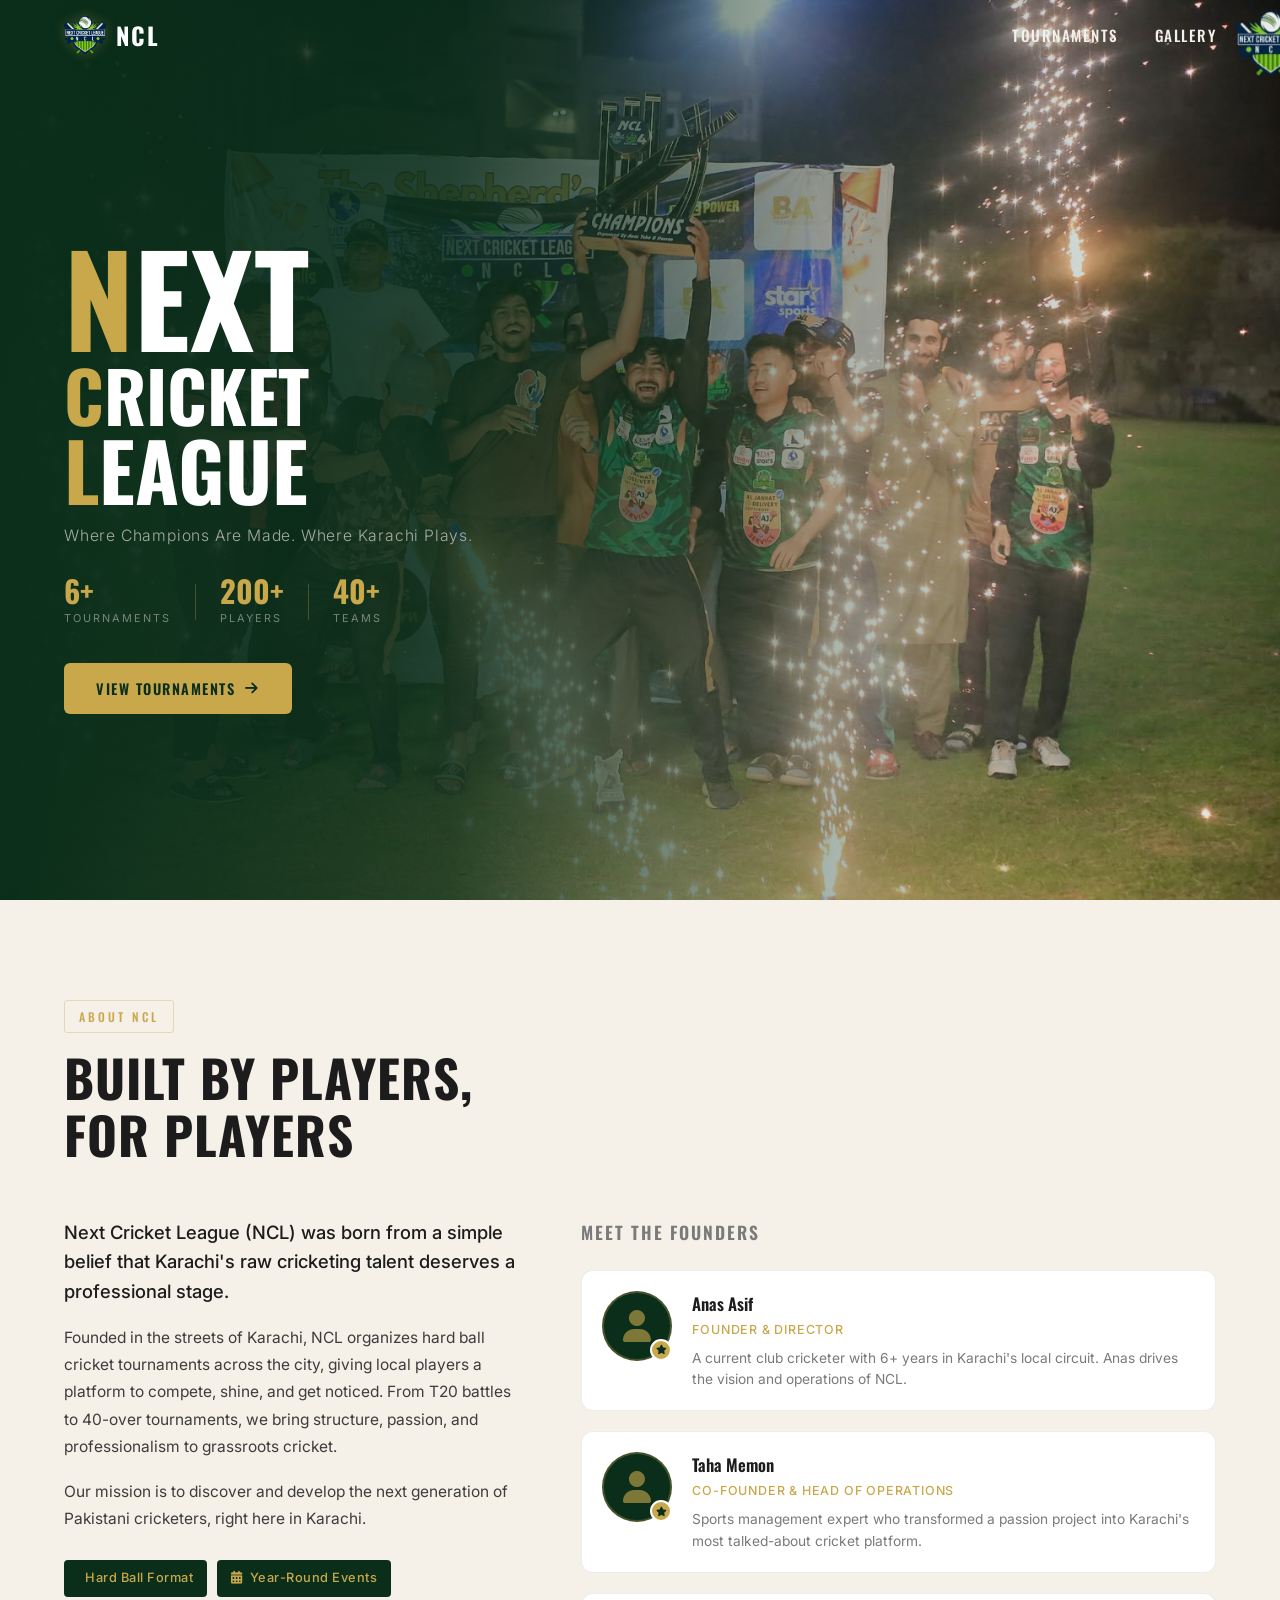
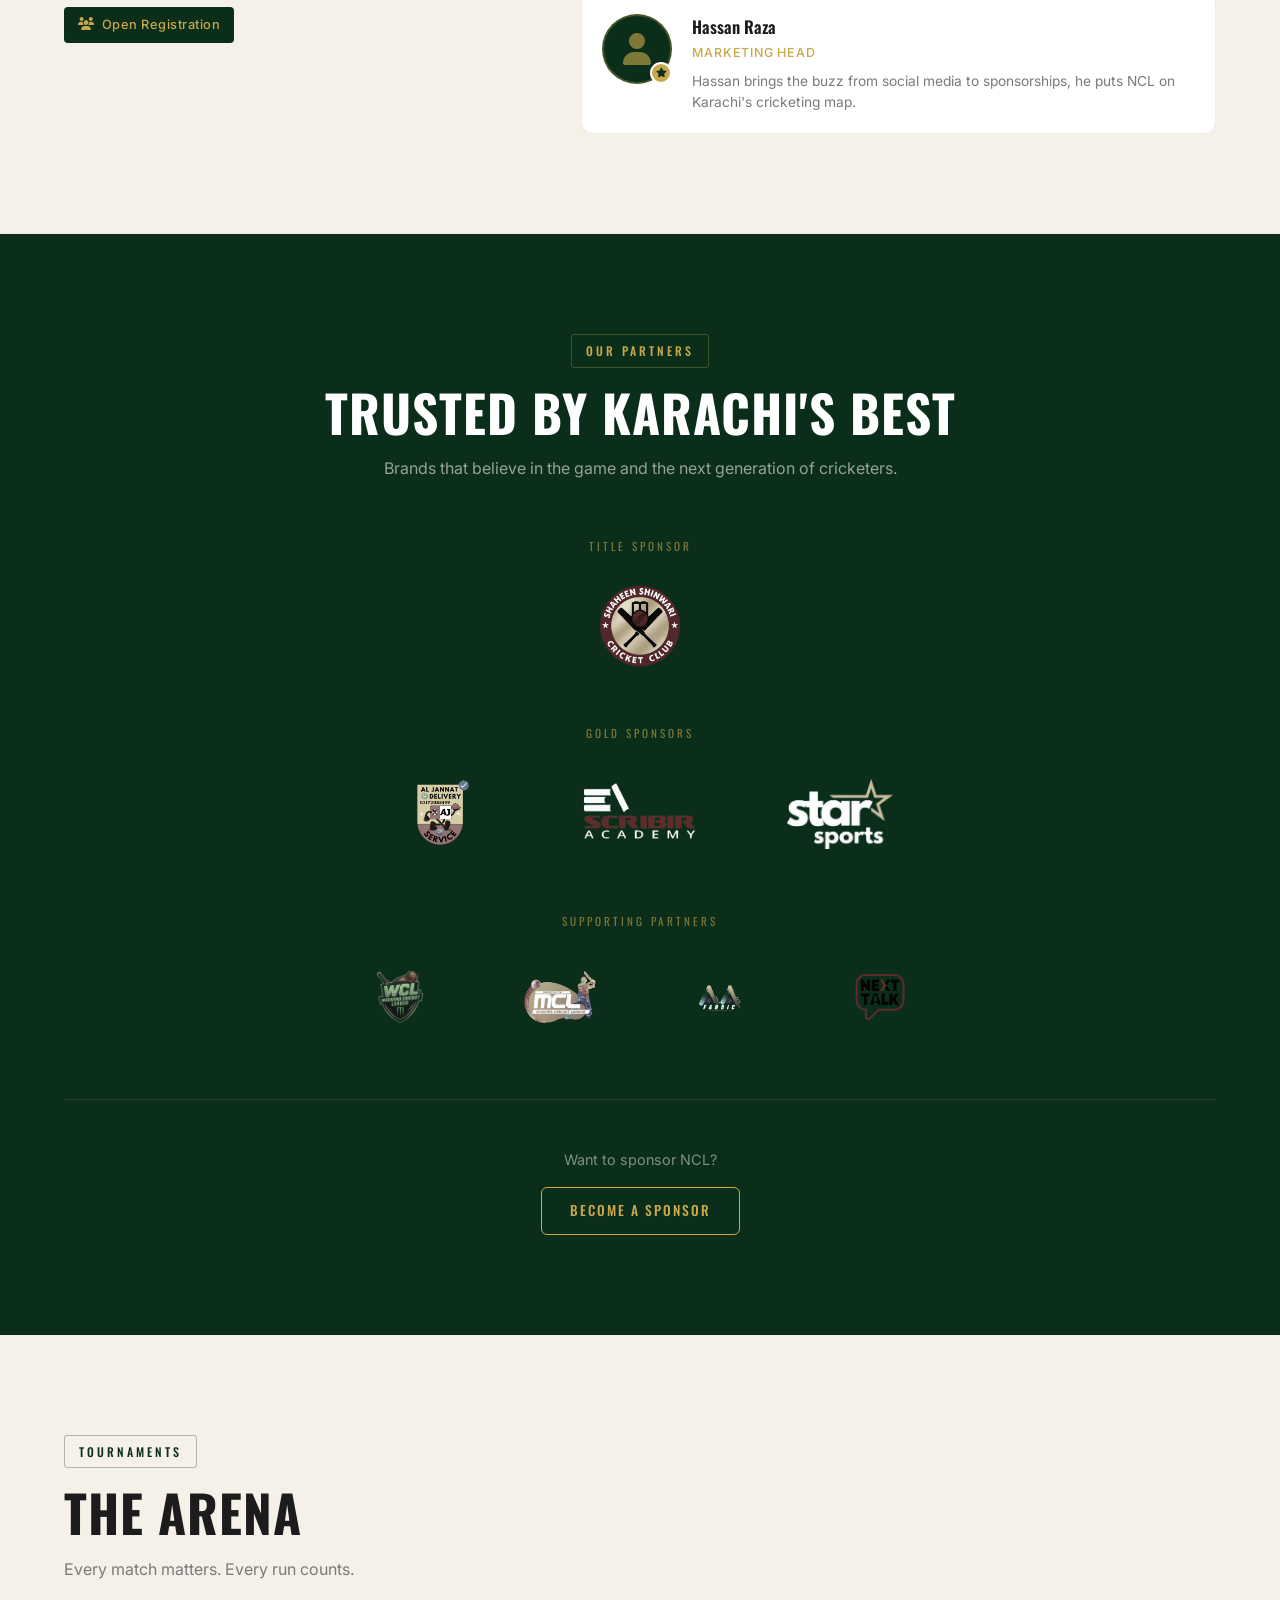
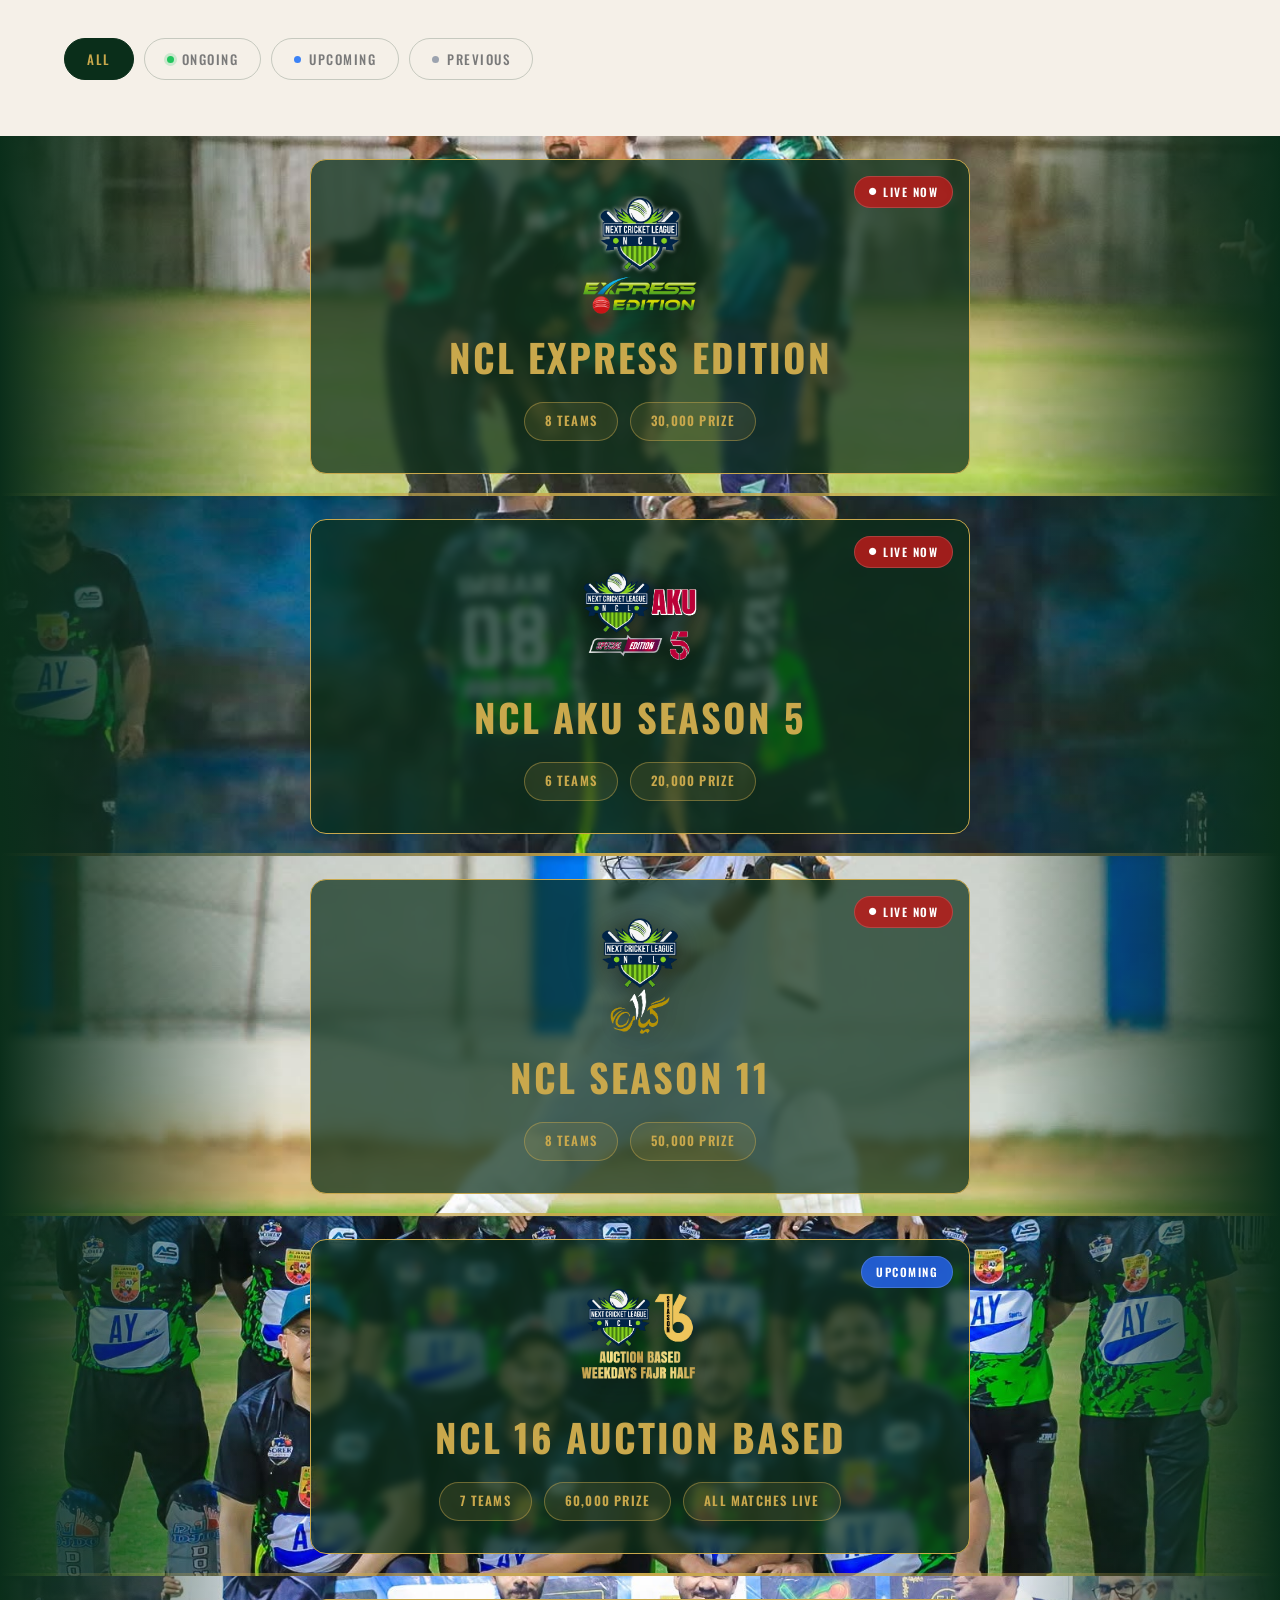
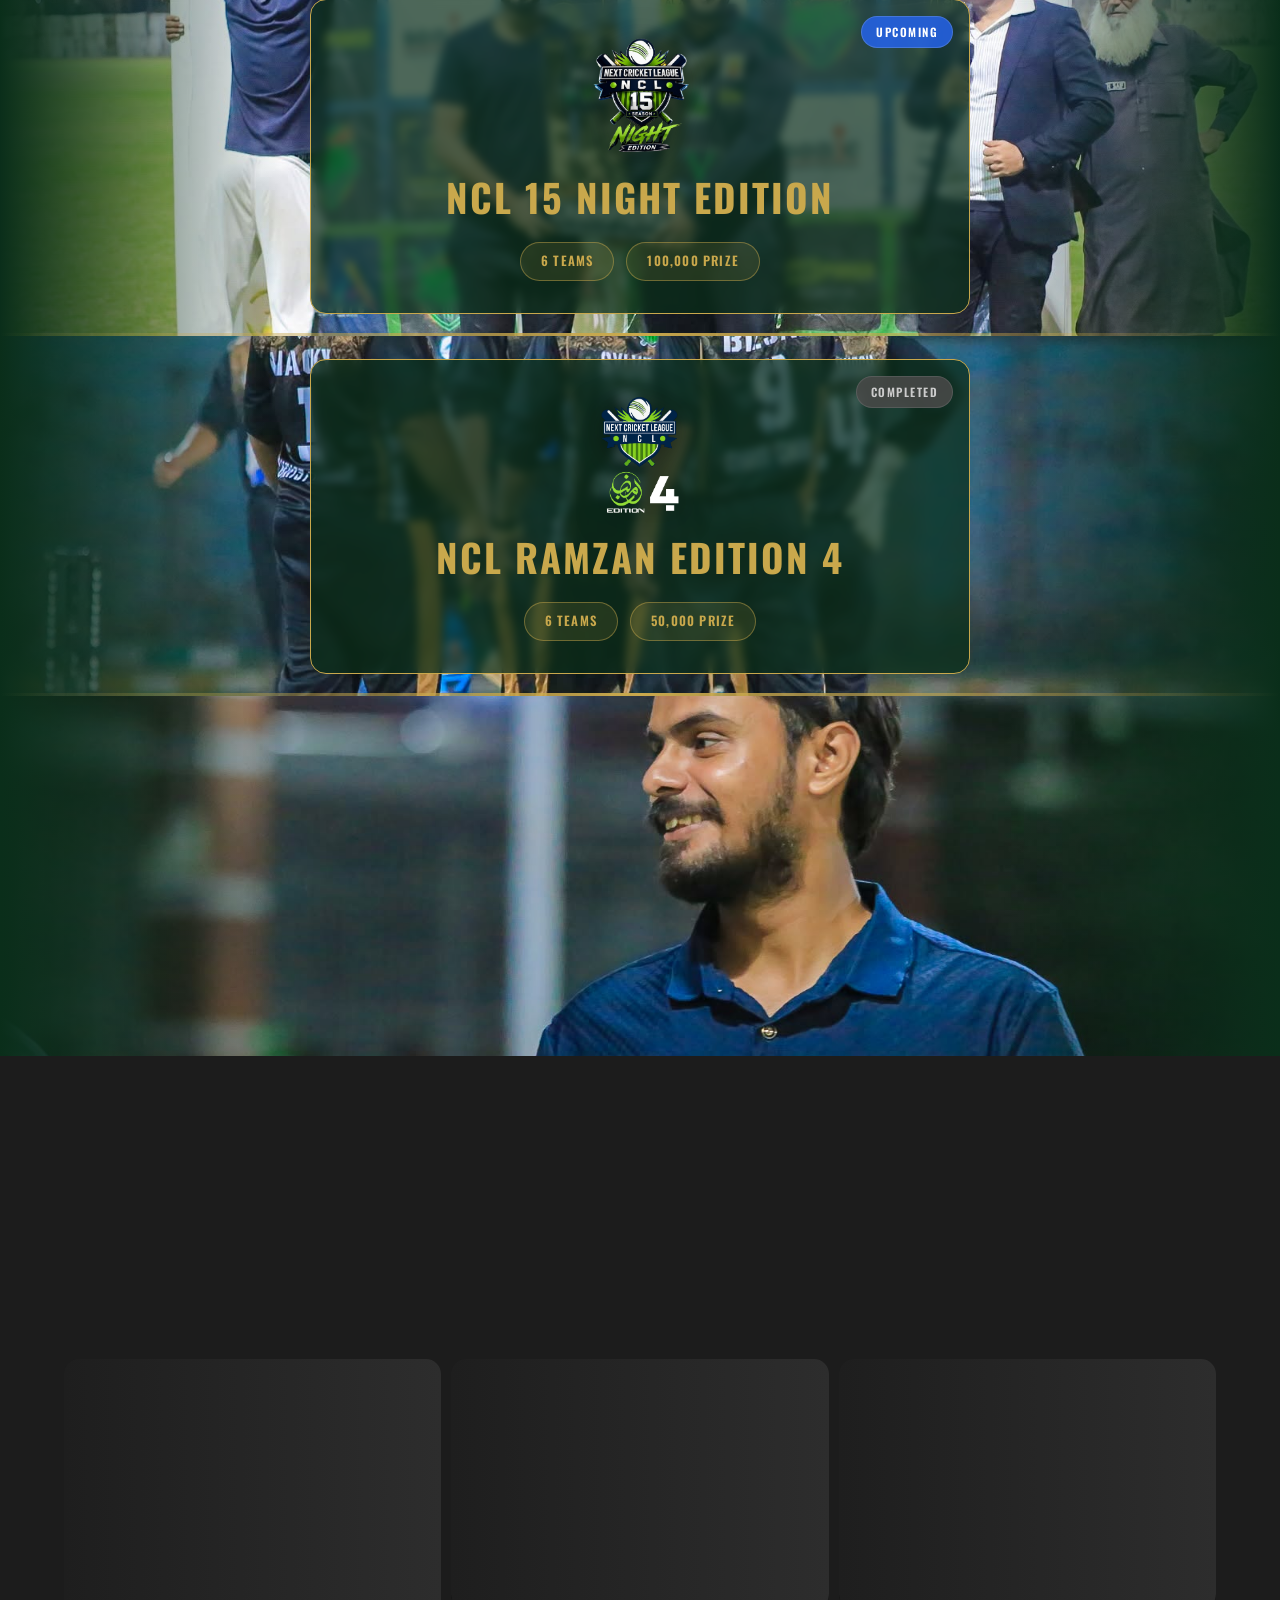
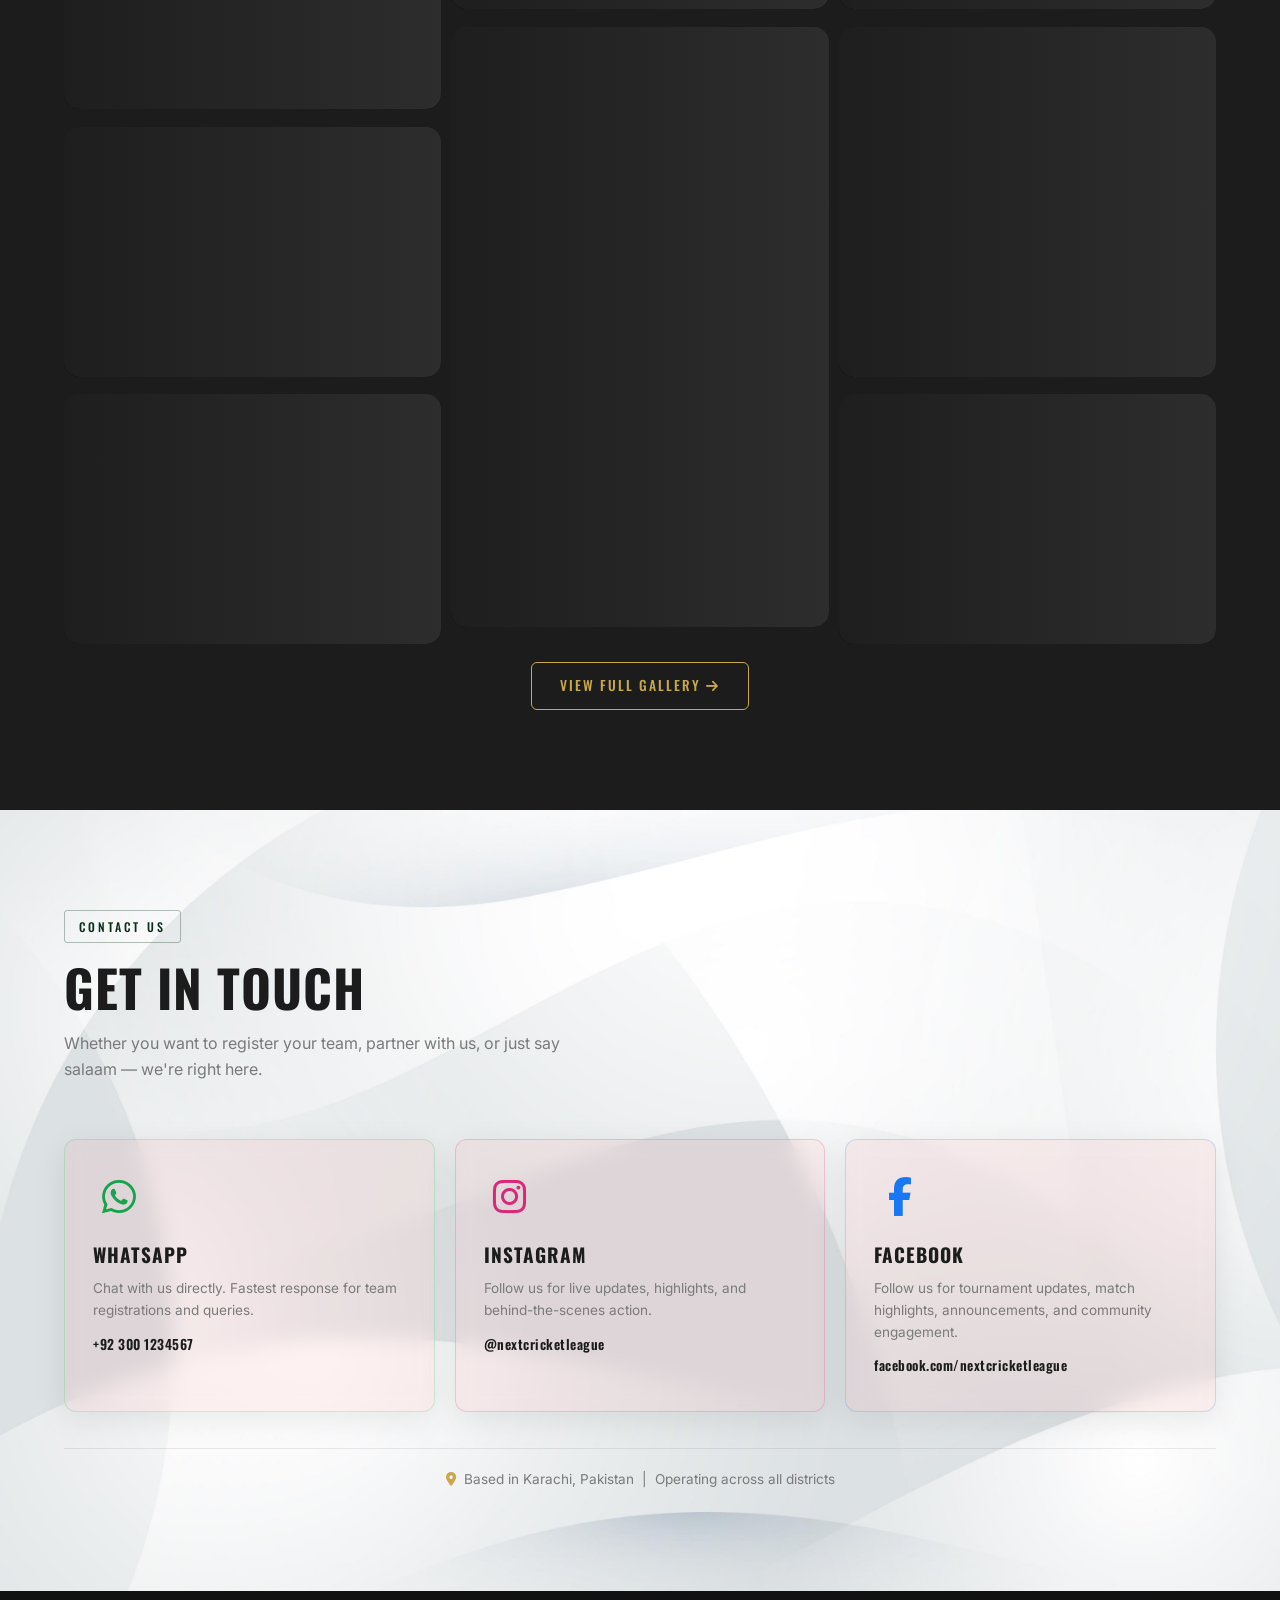
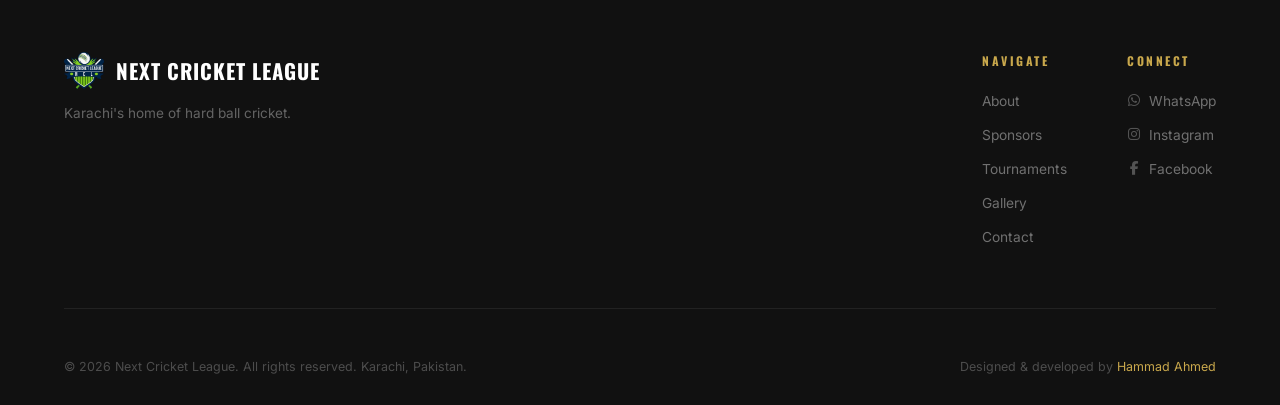
<file: index.html>
<!DOCTYPE html>
<html lang="en">

<head>
  <meta charset="UTF-8" />
  <meta name="viewport" content="width=device-width, initial-scale=1.0" />

  <!-- Title & SEO -->
  <title>Next Cricket League - Karachi</title>
  <meta name="description" content="Next Cricket League (NCL) Karachi – Live tournaments, upcoming matches, and cricket action. Every match matters. Every run counts." />
  <meta name="keywords" content="NCL, Next Cricket League, Karachi cricket, tournaments, cricket league Pakistan" />
  <meta name="author" content="Next Cricket League" />

  <!-- Favicon -->
  <link rel="icon" type="image/png" href="/NCL logo.png" />

  <!-- Open Graph (WhatsApp, Facebook, LinkedIn) -->
  <meta property="og:type" content="website" />
  <meta property="og:url" content="https://nextcricketleague.vercel.app/" />
  <meta property="og:title" content="Next Cricket League - Karachi" />
  <meta property="og:description" content="Experience the thrill of cricket with NCL Karachi. Live matches, tournaments, and rising stars." />
  <meta property="og:image" content="https://nextcricketleague.vercel.app/img/preview.jpg" />

  <!-- Twitter Card -->
  <meta name="twitter:card" content="summary_large_image" />
  <meta name="twitter:url" content="https://nextcricketleague.vercel.app/" />
  <meta name="twitter:title" content="Next Cricket League - Karachi" />
  <meta name="twitter:description" content="Experience the thrill of cricket with NCL Karachi. Live matches, tournaments, and rising stars." />
  <meta name="twitter:image" content="https://nextcricketleague.vercel.app/img/preview.jpg" />

  <!-- Theme Color (mobile browser UI) -->
  <meta name="theme-color" content="#0f172a" />

  <!-- Fonts -->
  <link rel="preconnect" href="https://fonts.googleapis.com" />
  <link rel="preconnect" href="https://fonts.gstatic.com" crossorigin />
  <link
    href="https://fonts.googleapis.com/css2?family=Oswald:wght@400;500;600;700&family=Inter:wght@300;400;500;600&display=swap"
    rel="stylesheet"
  />

  <!-- Icons -->
  <link rel="stylesheet" href="https://cdnjs.cloudflare.com/ajax/libs/font-awesome/6.5.1/css/all.min.css" />

  <!-- Styles -->
  <link rel="stylesheet" href="css/style.css" />
</head>

<body>

  <!-- ══════════════ NAVBAR ══════════════ -->
  <nav class="navbar" id="navbar">
    <div class="nav-container">
      <a href="index.html" class="nav-logo">
        <img src="/NCl logo.png" alt="Next Cricket League" class="nav-logo-img" />
        <span class="logo-text">NCL</span>
      </a>
      <div class="nav-links">
        <a href="pages/tournaments.html" class="nav-link">Tournaments</a>
        <a href="pages/gallery.html" class="nav-link">Gallery</a>
      </div>
      <button class="hamburger" id="hamburger" aria-label="Menu">
        <span></span><span></span><span></span>
      </button>
    </div>
    <div class="mobile-menu" id="mobileMenu">
      <a href="pages/tournaments.html">Tournaments</a>
      <a href="pages/gallery.html">Gallery</a>
    </div>
  </nav>

  <!-- ══════════════ HERO ══════════════ -->
  <section class="hero" id="home">

    <!-- Slideshow background -->
    <div class="hero-slides">
      <div class="hero-slide active" style="background-image: url('img/image\ copy\ 9.png')"></div>
      <div class="hero-slide" style="background-image: url('/img/image\ copy\ 3.png')"></div>
      <div class="hero-slide" style="background-image: url('img/image\ copy\ 6.png')"></div>
      <div class="hero-slide" style="background-image: url('img/image\ copy\ 8.png')"></div>
    </div>

    <!-- Left-side gradient overlay so text stays readable -->
    <div class="hero-gradient"></div>

    <div class="hero-content">
      <h1 class="hero-title">
        <span class="title-line title-line--1">
          <span class="highlight-letter">N</span>EXT
        </span>

        <span class="title-line title-line--2">
          <span class="highlight-letter">C</span>RICKET
        </span>

        <span class="title-line title-line--3">
          <span class="highlight-letter">L</span>EAGUE
        </span>
      </h1>
      <p class="hero-tagline">Where Champions Are Made. Where Karachi Plays.</p>
      <div class="hero-stats">
        <div class="stat">
          <span class="stat-num">6+</span>
          <span class="stat-label">Tournaments</span>
        </div>
        <div class="stat-divider"></div>
        <div class="stat">
          <span class="stat-num">200+</span>
          <span class="stat-label">Players</span>
        </div>
        <div class="stat-divider"></div>
        <div class="stat">
          <span class="stat-num">40+</span>
          <span class="stat-label">Teams</span>
        </div>
      </div>
      <a href="#tournaments" class="hero-cta">
        View Tournaments <i class="fa-solid fa-arrow-right"></i>
      </a>
    </div>

  </section>

  <!-- ══════════════ ABOUT ══════════════ -->
  <section class="about" id="about">
    <div class="container">
      <div class="section-header">
        <span class="section-tag">About NCL</span>
        <h2 class="section-title">Built by Players, <br />For Players</h2>
      </div>
      <div class="about-grid">
        <div class="about-text">
          <p class="about-lead">Next Cricket League (NCL) was born from a simple belief that Karachi's raw cricketing
            talent deserves a professional stage.</p>
          <p>Founded in the streets of Karachi, NCL organizes hard ball cricket tournaments across the city, giving
            local players a platform to compete, shine, and get noticed. From T20 battles to 40-over tournaments, we
            bring structure, passion, and professionalism to grassroots cricket.</p>
          <p>Our mission is to discover and develop the next generation of Pakistani cricketers, right here in Karachi.
          </p>
          <div class="about-badges">
            <div class="badge"><i class="fa-solid fa-cricket-bat-ball"></i> Hard Ball Format</div>
            <div class="badge"><i class="fa-solid fa-calendar-days"></i> Year-Round Events</div>
            <div class="badge"><i class="fa-solid fa-users"></i> Open Registration</div>
          </div>
        </div>
        <div class="founders-block">
          <h3 class="founders-title">Meet the Founders</h3>
          <div class="founders-grid">
            <div class="founder-card">
              <div class="founder-avatar">
                <div class="avatar-placeholder">
                  <i class="fa-solid fa-user"></i>
                </div>
                <div class="founder-badge-icon">
                  <i class="fa-solid fa-star"></i>
                </div>
              </div>
              <div class="founder-info">
                <h4 class="founder-name">Anas Asif</h4>
                <p class="founder-role">Founder & Director</p>
                <p class="founder-bio">A current club cricketer with 6+ years in Karachi's local circuit. Anas drives
                  the vision and operations of NCL.</p>
              </div>
            </div>
            <div class="founder-card">
              <div class="founder-avatar">
                <div class="avatar-placeholder">
                  <i class="fa-solid fa-user"></i>
                </div>
                <div class="founder-badge-icon">
                  <i class="fa-solid fa-star"></i>
                </div>
              </div>
              <div class="founder-info">
                <h4 class="founder-name">Taha Memon</h4>
                <p class="founder-role">Co-Founder & Head of Operations</p>
                <p class="founder-bio">Sports management expert who transformed a passion project into Karachi's most
                  talked-about cricket platform.</p>
              </div>
            </div>
            <div class="founder-card">
              <div class="founder-avatar">
                <div class="avatar-placeholder">
                  <i class="fa-solid fa-user"></i>
                </div>
                <div class="founder-badge-icon">
                  <i class="fa-solid fa-star"></i>
                </div>
              </div>
              <div class="founder-info">
                <h4 class="founder-name">Hassan Raza</h4>
                <p class="founder-role">Marketing Head</p>
                <p class="founder-bio">Hassan brings the buzz from social media to sponsorships, he puts NCL on
                  Karachi's cricketing map.</p>
              </div>
            </div>
          </div>
        </div>
      </div>
    </div>
  </section>

  <!-- ══════════════ SPONSORS ══════════════ -->
  <!-- ══════════════ SPONSORS ══════════════ -->
  <section class="sponsors" id="sponsors">
    <div class="container">
      <div class="section-header section-header--center">
        <span class="section-tag">Our Partners</span>
        <h2 class="section-title">Trusted by Karachi's Best</h2>
        <p class="section-subtitle">Brands that believe in the game and the next generation of cricketers.</p>
      </div>

      <div class="sponsors-tier">
        <span class="tier-label">Title Sponsor</span>
        <div class="sponsors-row sponsors-row--title">
          <div class="sponsor-card sponsor-card--title">
            <img src="img/shaheen-shinwari.png" alt="SportsZone PK" class="sponsor-img" />
          </div>
        </div>
      </div>

      <div class="sponsors-tier">
        <span class="tier-label">Gold Sponsors</span>
        <div class="sponsors-row sponsors-row--gold">
          <div class="sponsor-card">
            <img src="img/al-jannat.png" alt="KHI Sports" class="sponsor-img" />
          </div>
          <div class="sponsor-card">
            <img src="img/escribir.png" alt="ProKit Gear" class="sponsor-img" />
          </div>
          <div class="sponsor-card">
            <img src="/img/SS.png" alt="FastTrack Media" class="sponsor-img" />
          </div>
        </div>
      </div>

      <div class="sponsors-tier">
        <span class="tier-label">Supporting Partners</span>
        <div class="sponsors-row sponsors-row--support">
          <div class="sponsor-card sponsor-card--sm">
            <img src="img/WCl.png" alt="Gulshan Sports Club" class="sponsor-img" />
          </div>
          <div class="sponsor-card sponsor-card--sm">
            <img src="img/MCl.png" alt="MatchDay PK" class="sponsor-img" />
          </div>
          <div class="sponsor-card sponsor-card--sm">
            <img src="img/anas asif fabrics.png" alt="Karachi Live" class="sponsor-img" />
          </div>
          <div class="sponsor-card sponsor-card--sm">
            <img src="img/Next Talk Black-8.png" alt="Clifton Cricket Hub" class="sponsor-img" />
          </div>
        </div>
      </div>

      <div class="sponsors-cta">
        <p>Want to sponsor NCL?</p>
        <a href="#contact" class="btn-outline">Become a Sponsor</a>
      </div>
    </div>
  </section>

<section class="tournaments" id="tournaments">
  <div class="container">
    <div class="section-header section-header--light">
      <span class="section-tag section-tag--dark">Tournaments</span>
      <h2 class="section-title">The Arena</h2>
      <p class="section-subtitle">Every match matters. Every run counts.</p>
    </div>

    <div class="tournament-filters">
      <button class="filter-btn filter-btn--active" data-filter="all">All</button>
      <button class="filter-btn" data-filter="ongoing">
        <span class="status-dot status-dot--ongoing"></span>Ongoing
      </button>
      <button class="filter-btn" data-filter="upcoming">
        <span class="status-dot status-dot--upcoming"></span>Upcoming
      </button>
      <button class="filter-btn" data-filter="previous">
        <span class="status-dot status-dot--previous"></span>Previous
      </button>
    </div>
  </div>

  <div class="tournaments-stack" id="tournamentsGrid">

    <!-- ── LIVE 1 ── -->
    <div class="t-card" data-status="ongoing">
      <div class="t-bg-slides">
        <div class="t-bg-slide" style="background-image: url('img/image copy 3.png')"></div>
        <div class="t-bg-slide active" style="background-image: url('img/image copy 7.png')"></div>
        <div class="t-bg-slide" style="background-image: url('img/image copy.png')"></div>
        <div class="t-bg-slide" style="background-image: url('img/image copy 5.png')"></div>
      </div>
      <div class="t-bg-fade"></div>
      <div class="t-panel">
        <span class="t-status t-status--ongoing"><i class="fa-solid fa-circle fa-2xs"></i> Live Now</span>
        <div class="t-panel-logo">
          <img src="/img/exp.png" alt="">
        </div>
        <h3 class="t-name">NCL EXPRESS EDITION</h3>
        <div class="t-tags">
          <span class="t-tag">8 Teams</span>
          <span class="t-tag">30,000 Prize</span>
        </div>
      </div>
    </div>

    <!-- ── LIVE 2 ── -->
    <div class="t-card" data-status="ongoing">
      <div class="t-bg-slides">
        <div class="t-bg-slide active" style="background-image: url('img/image copy 2.png')"></div>
        <div class="t-bg-slide" style="background-image: url('img/image copy 8.png')"></div>
        <div class="t-bg-slide" style="background-image: url('img/image copy 4.png')"></div>
        <div class="t-bg-slide" style="background-image: url('img/image copy 6.png')"></div>
      </div>
      <div class="t-bg-fade"></div>
      <div class="t-panel">
        <span class="t-status t-status--ongoing"><i class="fa-solid fa-circle fa-2xs"></i> Live Now</span>
        <div class="t-panel-logo">
          <img src="/img/aku-5.png" alt="">
        </div>
        <h3 class="t-name">NCL AKU SEASON 5</h3>
        <div class="t-tags">
          <span class="t-tag">6 Teams</span>
          <span class="t-tag">20,000 Prize</span>
        </div>
      </div>
    </div>

    <!-- ── LIVE 3 ── -->
    <div class="t-card" data-status="ongoing">
      <div class="t-bg-slides">
        <div class="t-bg-slide" style="background-image: url('img/image copy 9.png')"></div>
        <div class="t-bg-slide active" style="background-image: url('img/image copy.png')"></div>
        <div class="t-bg-slide" style="background-image: url('img/image copy 3.png')"></div>
        <div class="t-bg-slide" style="background-image: url('img/image copy 6.png')"></div>
      </div>
      <div class="t-bg-fade"></div>
      <div class="t-panel">
        <span class="t-status t-status--ongoing"><i class="fa-solid fa-circle fa-2xs"></i> Live Now</span>
        <div class="t-panel-logo">
          <img src="/img/11.png" alt="">
        </div>
        <h3 class="t-name">NCL SEASON 11</h3>
        <div class="t-tags">
          <span class="t-tag">8 Teams</span>
          <span class="t-tag">50,000 Prize</span>
        </div>
      </div>
    </div>

    <!-- ── UPCOMING 1 ── -->
    <div class="t-card" data-status="upcoming">
      <div class="t-bg-slides">
        <div class="t-bg-slide active" style="background-image: url('img/image copy 5.png')"></div>
        <div class="t-bg-slide" style="background-image: url('img/image copy 2.png')"></div>
        <div class="t-bg-slide" style="background-image: url('img/image copy 7.png')"></div>
        <div class="t-bg-slide" style="background-image: url('img/image copy 4.png')"></div>
      </div>
      <div class="t-bg-fade"></div>
      <div class="t-panel">
        <span class="t-status t-status--upcoming">Upcoming</span>
        <div class="t-panel-logo">
          <img src="/img/16.png" alt="">
        </div>
        <h3 class="t-name">NCL 16 AUCTION BASED</h3>
        <div class="t-tags">
          <span class="t-tag">7 Teams</span>
          <span class="t-tag">60,000 Prize</span>
          <span class="t-tag">All Matches Live</span>
        </div>
      </div>
    </div>

    <!-- ── UPCOMING 2 ── -->
    <div class="t-card" data-status="upcoming">
      <div class="t-bg-slides">
        <div class="t-bg-slide" style="background-image: url('img/image copy 6.png')"></div>
        <div class="t-bg-slide active" style="background-image: url('img/image copy 8.png')"></div>
        <div class="t-bg-slide" style="background-image: url('img/image copy 3.png')"></div>
        <div class="t-bg-slide" style="background-image: url('img/image copy 9.png')"></div>
      </div>
      <div class="t-bg-fade"></div>
      <div class="t-panel">
        <span class="t-status t-status--upcoming">Upcoming</span>
        <div class="t-panel-logo">
          <img src="/img/15-ne.png" alt="">
        </div>
        <h3 class="t-name">NCL 15 NIGHT EDITION</h3>
        <div class="t-tags">
          <span class="t-tag">6 Teams</span>
          <span class="t-tag">100,000 Prize</span>
        </div>
      </div>
    </div>

    <!-- ── COMPLETED 1 ── -->
    <div class="t-card" data-status="previous">
      <div class="t-bg-slides">
        <div class="t-bg-slide active" style="background-image: url('img/image copy 4.png')"></div>
        <div class="t-bg-slide" style="background-image: url('img/image copy 2.png')"></div>
        <div class="t-bg-slide" style="background-image: url('img/image copy 7.png')"></div>
        <div class="t-bg-slide" style="background-image: url('img/image copy.png')"></div>
      </div>
      <div class="t-bg-fade"></div>
      <div class="t-panel">
        <span class="t-status t-status--previous">Completed</span>
        <div class="t-panel-logo">
          <img src="/img/re-4.png" alt="">
        </div>
        <h3 class="t-name">NCL RAMZAN EDITION 4</h3>
        <div class="t-tags">
          <span class="t-tag">6 Teams</span>
          <span class="t-tag">50,000 Prize</span>
        </div>
      </div>
    </div>

    <!-- ── COMPLETED 2 ── -->
    <div class="t-card" data-status="previous">
      <div class="t-bg-slides">
        <div class="t-bg-slide" style="background-image: url('img/image copy 9.png')"></div>
        <div class="t-bg-slide active" style="background-image: url('img/image copy 3.png')"></div>
        <div class="t-bg-slide" style="background-image: url('img/image copy 6.png')"></div>
        <div class="t-bg-slide" style="background-image: url('img/image copy 8.png')"></div>
      </div>
      <div class="t-bg-fade"></div>
      <div class="t-panel">
        <span class="t-status t-status--previous">Completed</span>
        <div class="t-panel-logo">
          <img src="/img/re-5.png" alt="">
        </div>
        <h3 class="t-name">NCL RAMZAN EDITION 5</h3>
        <div class="t-tags">
          <span class="t-tag">6 Teams</span>
          <span class="t-tag">50,000 Prize</span>
        </div>
      </div>
    </div>

  </div>
</section>

  <!-- ══════════════ GALLERY ══════════════ -->
  <section class="gallery" id="gallery">
    <div class="container">
      <div class="section-header section-header--center">
        <span class="section-tag">Gallery</span>
        <h2 class="section-title">Moments That Matter</h2>
        <p class="section-subtitle">A glimpse into the passion, pressure, and glory of NCL cricket.</p>
      </div>
      <div class="gallery-grid">

        <div class="gallery-item gallery-item--wide">
          <div class="gallery-placeholder">
            <img src="/img/image.png" alt="NCL Summer Smash Final" class="gallery-img" />
            <div class="gp-overlay">
              <i class="fa-solid fa-image"></i>
              <span>NCL fajar half</span>
            </div>
          </div>
        </div>

        <div class="gallery-item">
          <div class="gallery-placeholder">
            <img src="/img/image copy.png" alt="Opening Ceremony 2024" class="gallery-img" />
            <div class="gp-overlay">
              <i class="fa-solid fa-image"></i>
              <span>NCL 11 batter in action</span>
            </div>
          </div>
        </div>

        <div class="gallery-item">
          <div class="gallery-placeholder">
            <img src="/img/image copy 9.png" alt="Trophy Ceremony" class="gallery-img" />
            <div class="gp-overlay">
              <i class="fa-solid fa-image"></i>
              <span>Trophy Ceremony</span>
            </div>
          </div>
        </div>

        <div class="gallery-item">
          <div class="gallery-placeholder">
            <img src="img/image copy 8.png" alt="Match Day Action" class="gallery-img" />
            <div class="gp-overlay">
              <i class="fa-solid fa-image"></i>
              <span>Post match presentations</span>
            </div>
          </div>
        </div>

        <div class="gallery-item gallery-item--tall">
          <div class="gallery-placeholder">
            <img src="img/image copy 7.png" alt="Player Spotlight" class="gallery-img" />
            <div class="gp-overlay">
              <i class="fa-solid fa-image"></i>
              <span>Players Spotlight</span>
            </div>
          </div>
        </div>

        <div class="gallery-item">
          <div class="gallery-placeholder">
            <img src="img/image copy 6.png" alt="Crowd Energy" class="gallery-img" />
            <div class="gp-overlay">
              <i class="fa-solid fa-image"></i>
              <span>Team planning</span>
            </div>
          </div>
        </div>

        <div class="gallery-item gallery-item--wide">
          <div class="gallery-placeholder">
            <img src="img/image copy 5.png" alt="Team Huddle – Hawks XI" class="gallery-img" />
            <div class="gp-overlay">
              <i class="fa-solid fa-image"></i>
              <span>Team Huddle – Arham sports</span>
            </div>
          </div>
        </div>

        <div class="gallery-item">
          <div class="gallery-placeholder">
            <img src="img/image copy 2.png" alt="Best Catches" class="gallery-img" />
            <div class="gp-overlay">
              <i class="fa-solid fa-image"></i>
              <span>Sportsmanship</span>
            </div>
          </div>
        </div>

      </div>
      <div class="gallery-cta-wrap">
        <a href="pages/gallery.html" class="btn-outline ">View Full Gallery <i class="fa-solid fa-arrow-right"></i></a>
      </div>
    </div>
  </section>

  <!-- ══════════════ CONTACT ══════════════ -->
  <section class="contact" id="contact">
    <div class="container">
      <div class="section-header section-header--light">
        <span class="section-tag section-tag--dark">Contact Us</span>
        <h2 class="section-title">Get in Touch</h2>
        <p class="section-subtitle">Whether you want to register your team, partner with us, or just say salaam — we're
          right here.</p>
      </div>
      <div class="contact-grid">
        <a href="https://wa.me/923097521819" target="_blank" rel="noopener noreferrer"
          class="contact-card contact-card--whatsapp">
          <div class="contact-icon">
            <i class="fa-brands fa-whatsapp"></i>
          </div>
          <div class="contact-info">
            <h3>WhatsApp</h3>
            <p>Chat with us directly. Fastest response for team registrations and queries.</p>
            <span class="contact-handle">+92 300 1234567</span>
          </div>
          <div class="contact-arrow"><i class="fa-solid fa-arrow-right"></i></div>
        </a>

        <a href="https://instagram.com/nextcricketleaguencl" target="_blank" rel="noopener noreferrer"
          class="contact-card contact-card--instagram">
          <div class="contact-icon">
            <i class="fa-brands fa-instagram"></i>
          </div>
          <div class="contact-info">
            <h3>Instagram</h3>
            <p>Follow us for live updates, highlights, and behind-the-scenes action.</p>
            <span class="contact-handle">@nextcricketleague</span>
          </div>
          <div class="contact-arrow"><i class="fa-solid fa-arrow-right"></i></div>
        </a>

        <a href="https://www.facebook.com/profile.php?id=61557299612535" target="_blank"
          class="contact-card contact-card--facebook">
          <div class="contact-icon">
            <i class="fa-brands fa-facebook-f"></i>
          </div>

          <div class="contact-info">
            <h3>Facebook</h3>
            <p>Follow us for tournament updates, match highlights, announcements, and community engagement.</p>
            <span class="contact-handle">facebook.com/nextcricketleague</span>
          </div>

          <div class="contact-arrow">
            <i class="fa-solid fa-arrow-right"></i>
          </div>
        </a>
      </div>

      <div class="contact-location">
        <i class="fa-solid fa-location-dot"></i>
        Based in Karachi, Pakistan &nbsp;|&nbsp; Operating across all districts
      </div>
    </div>
  </section>

  <!-- ══════════════ FOOTER ══════════════ -->
  <footer class="footer">
    <div class="container">
      <div class="footer-top">
        <div class="footer-brand">
          <div class="footer-logo">
            <img src="/NCl logo.png" alt="Next Cricket League" class="footer-logo-img" />
            <span>Next Cricket League</span>
          </div>
          <p>Karachi's home of hard ball cricket.</p>
        </div>
        <div class="footer-links">
          <div class="footer-col">
            <h4>Navigate</h4>
            <a href="#about">About</a>
            <a href="#sponsors">Sponsors</a>
            <a href="#tournaments">Tournaments</a>
            <a href="#gallery">Gallery</a>
            <a href="#contact">Contact</a>
          </div>
          <div class="footer-col">
            <h4>Connect</h4>
            <a href="https://wa.me/923001234567" target="_blank"><i class="fa-brands fa-whatsapp"></i> WhatsApp</a>
            <a href="https://instagram.com/nextcricketleaguencl" target="_blank"><i class="fa-brands fa-instagram"></i>
              Instagram</a>
            <a href="https://www.facebook.com/profile.php?id=61557299612535" target="_blank">
              <i class="fa-brands fa-facebook-f"></i> Facebook
            </a>
          </div>
        </div>
      </div>
      <div class="footer-bottom">
        <p>© 2026 Next Cricket League. All rights reserved. Karachi, Pakistan.</p>
        <p>Designed & developed by <a href="https://themededits.vercel.app" target="_blank" style="color: var(--gold);">
            Hammad Ahmed</a></p>
      </div>
    </div>
  </footer>

  <script src="js/main.js"></script>
</body>

</html>
</file>
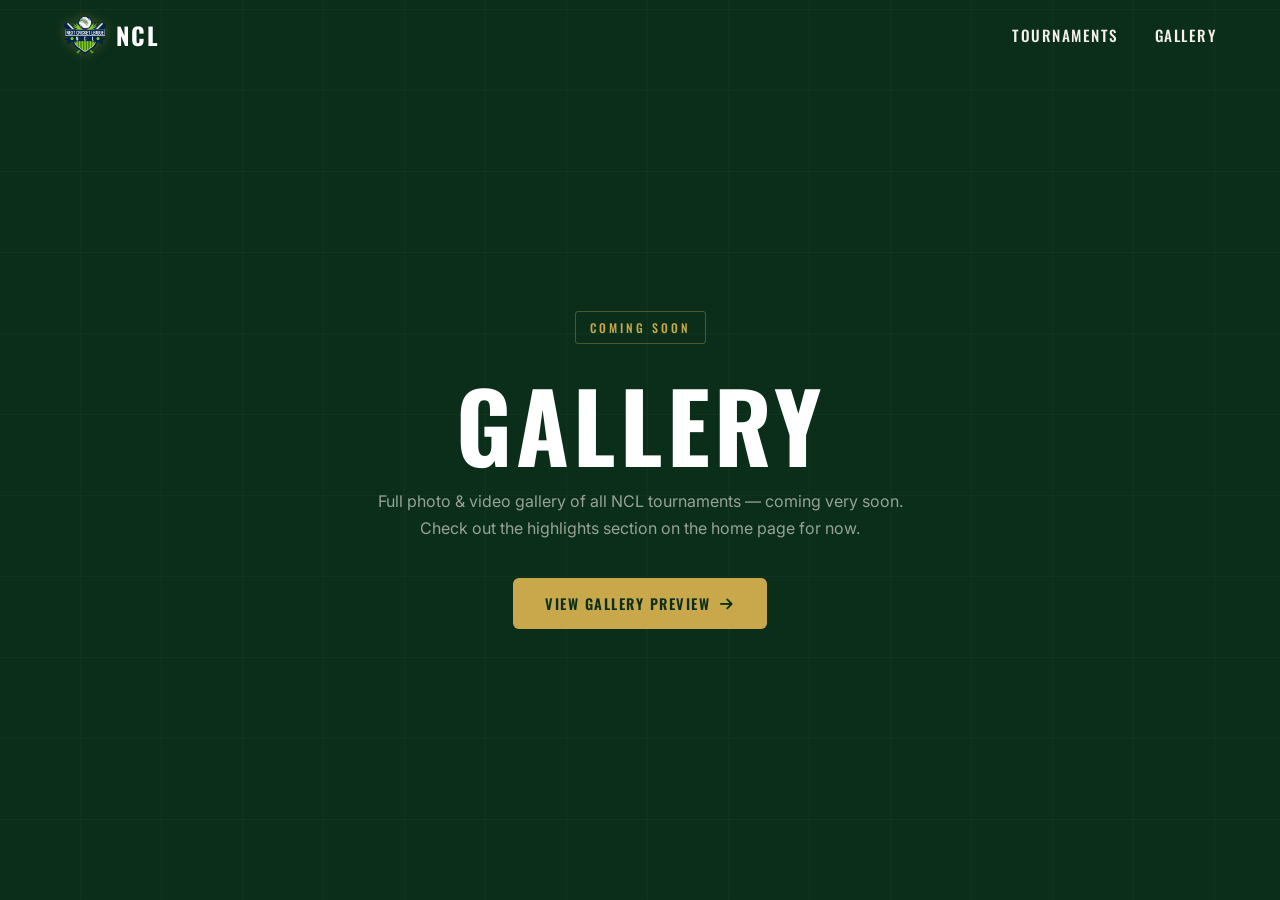
<file: pages/gallery.html>
<!DOCTYPE html>
<html lang="en">

<head>
  <meta charset="UTF-8" />
  <meta name="viewport" content="width=device-width, initial-scale=1.0" />
  <title>Gallery – Next Cricket League</title>
  <link rel="stylesheet" href="../css/style.css" />
  <link rel="stylesheet" href="../css/placeholder-page.css" />
  <link
    href="https://fonts.googleapis.com/css2?family=Oswald:wght@400;500;600;700&family=Inter:wght@300;400;500;600&display=swap"
    rel="stylesheet" />
  <link rel="stylesheet" href="https://cdnjs.cloudflare.com/ajax/libs/font-awesome/6.5.1/css/all.min.css" />
</head>

<body>

  <!-- ══════════════ NAVBAR ══════════════ -->
  <nav class="navbar" id="navbar">
    <div class="nav-container">
      <a href="/index.html" class="nav-logo">
        <img src="../NCl logo.png" alt="Next Cricket League" class="nav-logo-img" />
        <span class="logo-text">NCL</span>
      </a>
      <div class="nav-links">
        <a href="/pages/tournaments.html" class="nav-link">Tournaments</a>
        <a href="/pages/gallery.html" class="nav-link">Gallery</a>
      </div>
      <button class="hamburger" id="hamburger" aria-label="Menu">
        <span></span><span></span><span></span>
      </button>
    </div>
    <div class="mobile-menu" id="mobileMenu">
      <a href="/pages/tournaments.html">Tournaments</a>
      <a href="/pages/gallery.html">Gallery</a>
    </div>
  </nav>

  <div class="placeholder-hero">
    <div class="ph-content">
      <span class="section-tag">Coming Soon</span>
      <h1 class="ph-title">Gallery</h1>
      <p class="ph-subtitle">Full photo & video gallery of all NCL tournaments — coming very soon. Check out the
        highlights section on the home page for now.</p>
      <a href="../index.html#gallery" class="hero-cta" style="margin-top:8px">
        View Gallery Preview <i class="fa-solid fa-arrow-right"></i>
      </a>
    </div>
  </div>
  <script src="../js/main.js"></script>

</body>

</html>
</file>
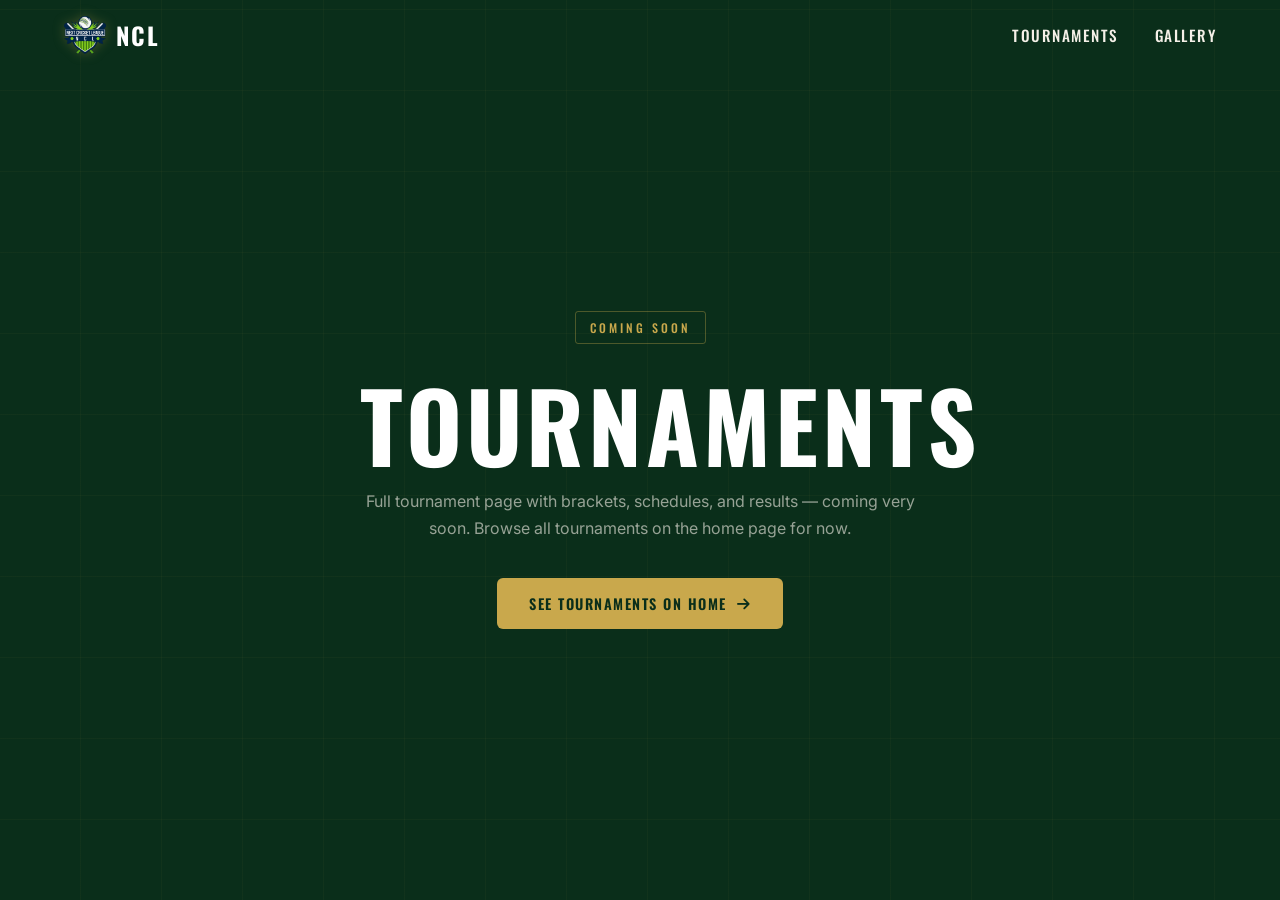
<file: pages/tournaments.html>
<!DOCTYPE html>
<html lang="en">
<head>
  <meta charset="UTF-8" />
  <meta name="viewport" content="width=device-width, initial-scale=1.0" />
  <title>Tournaments – Next Cricket League</title>
  <link rel="stylesheet" href="../css/style.css" />
  <link rel="stylesheet" href="../css/placeholder-page.css" />
  <link href="https://fonts.googleapis.com/css2?family=Oswald:wght@400;500;600;700&family=Inter:wght@300;400;500;600&display=swap" rel="stylesheet" />
  <link rel="stylesheet" href="https://cdnjs.cloudflare.com/ajax/libs/font-awesome/6.5.1/css/all.min.css" />
</head>
<body>

  <!-- ══════════════ NAVBAR ══════════════ -->
  <nav class="navbar" id="navbar">
    <div class="nav-container">
      <a href="/index.html" class="nav-logo">
        <img src="../NCl logo.png" alt="Next Cricket League" class="nav-logo-img" />
        <span class="logo-text">NCL</span>
      </a>
      <div class="nav-links">
        <a href="/pages/tournaments.html" class="nav-link active">Tournaments</a>
        <a href="/pages/gallery.html" class="nav-link">Gallery</a>
      </div>
      <button class="hamburger" id="hamburger" aria-label="Menu">
        <span></span><span></span><span></span>
      </button>
    </div>
    <div class="mobile-menu" id="mobileMenu">
      <a href="/pages/tournaments.html">Tournaments</a>
      <a href="/pages/gallery.html">Gallery</a>
    </div>
  </nav>

  <div class="placeholder-hero">
    <div class="ph-content">
      <span class="section-tag">Coming Soon</span>
      <h1 class="ph-title">Tournaments</h1>
      <p class="ph-subtitle">Full tournament page with brackets, schedules, and results — coming very soon. Browse all tournaments on the home page for now.</p>
      <a href="../index.html#tournaments" class="hero-cta" style="margin-top:8px">
        See Tournaments on Home <i class="fa-solid fa-arrow-right"></i>
      </a>
    </div>
  </div>
    <script src="../js/main.js"></script>

</body>
</html>
</file>
<file: css/style.css>
/* ═══════════════════════════════════════
   NEXT CRICKET LEAGUE — DESIGN SYSTEM
   Palette: Field Green + Trophy Gold
═══════════════════════════════════════ */

:root {
  --green-deep: #0a2e1a;
  --green-mid: #0F4A2A;
  --green-light: #16692F;
  --gold: #C9A84C;
  --gold-light: #E8C96A;
  --gold-pale: #F5E9C5;
  --cream: #F5F0E8;
  --charcoal: #1C1C1C;
  --dark: #111111;
  --text-body: #3D3D3D;
  --text-muted: #7A7A7A;
  --white: #FFFFFF;
  --red: #B91C1C;

  --font-display: 'Oswald', sans-serif;
  --font-body: 'Inter', sans-serif;

  --radius-sm: 6px;
  --radius-md: 12px;
  --radius-lg: 20px;
  --shadow-card: 0 4px 24px rgba(0, 0, 0, 0.10);
  --shadow-hover: 0 12px 40px rgba(0, 0, 0, 0.18);

  --transition: all 0.4s cubic-bezier(0.4, 0, 0.2, 1);
}

/* ── RESET ── */
*,
*::before,
*::after {
  box-sizing: border-box;
  margin: 0;
  padding: 0;
}

/* html {
  scroll-behavior: smooth;
} */

body {
  font-family: var(--font-body);
  color: var(--text-body);
  background: var(--white);
  overflow-x: hidden;
  line-height: 1.6;
}

img {
  max-width: 100%;
  display: block;
}

a {
  text-decoration: none;
  color: inherit;
}

/* ── CONTAINER ── */
.container {
  width: 100%;
  max-width: 1200px;
  margin: 0 auto;
  padding: 0 24px;
}

/* ════════════════════════════════════════
   NAVBAR
════════════════════════════════════════ */
.navbar {
  position: fixed;
  top: 0;
  left: 0;
  right: 0;
  z-index: 1000;
  padding: 0;
  background: transparent;
  transform: translateY(0);
  transition: transform 1s cubic-bezier(0.4, 0, 0.2, 1),
    background 1s ease,
    backdrop-filter 1s ease,
    box-shadow 1s ease;
}

/* Solid bg — applied once user has scrolled past hero */
.navbar.scrolled {
  background: rgba(10, 46, 26, 0.77);
  backdrop-filter: blur(12px);
  box-shadow: 0 2px 20px rgba(0, 0, 0, 0.3);
}

/* Hidden — slides fully up out of view */
.navbar.hidden {
  transform: translateY(-100%);
}

.nav-container {
  max-width: 1200px;
  margin: 0 auto;
  padding: 0 24px;
  height: 70px;
  display: flex;
  align-items: center;
  justify-content: space-between;
}

.nav-logo {
  display: flex;
  align-items: center;
  gap: 10px;
}

.nav-logo-img {
  width: 42px;
  height: 42px;
  object-fit: contain;
  filter: drop-shadow(0 0 6px rgba(201, 168, 76, 0.3));
}

.logo-text {
  font-family: var(--font-display);
  font-size: 1.5rem;
  font-weight: 700;
  color: var(--white);
  letter-spacing: 2px;
}

.nav-links {
  display: flex;
  gap: 36px;
}

.nav-link {
  font-family: var(--font-display);
  font-size: 0.95rem;
  font-weight: 500;
  letter-spacing: 1.5px;
  text-transform: uppercase;
  color: var(--cream);
  position: relative;
  transition: color 0.3s ease;
}


.nav-link::after {
  content: '';
  position: absolute;
  bottom: -4px;
  left: 0;
  width: 0;
  height: 2px;
  background: var(--gold);
  transition: width 0.3s ease;
}

.nav-link:hover {
  color: var(--gold);
}

.nav-link:hover::after {
  width: 100%;
}

/* ── Hamburger ── */
.hamburger {
  display: none;
  flex-direction: column;
  justify-content: center;
  gap: 5px;
  background: none;
  border: none;
  cursor: pointer;
  padding: 4px;
  width: 32px;
  height: 32px;
}

.hamburger span {
  display: block;
  width: 24px;
  height: 2px;
  background: var(--cream);
  border-radius: 2px;
  transition: transform 0.35s cubic-bezier(0.4, 0, 0.2, 1),
    opacity 0.25s ease,
    background 0.25s ease;
  transform-origin: center;
}

/* Cross state */
.hamburger.active span:nth-child(1) {
  transform: translateY(7px) rotate(45deg);
}

.hamburger.active span:nth-child(2) {
  opacity: 0;
  transform: scaleX(0);
}

.hamburger.active span:nth-child(3) {
  transform: translateY(-7px) rotate(-45deg);
}

/* ── Mobile menu ── */
.mobile-menu {
  display: flex;
  flex-direction: column;
  background: rgba(10, 46, 26, 0.98);
  padding: 0 24px;
  /* border-top: 1px solid rgba(201, 168, 76, 0.15); */
  /* hidden state */
  max-height: 0;
  overflow: hidden;
  transition: max-height 0.9s cubic-bezier(0.9, 0, 0.2, 1),
    padding 0.9s cubic-bezier(0.9, 0, 0.2, 1);
}

.mobile-menu.open {
  max-height: 200px;
  padding: 12px 24px 20px;
}

.mobile-menu a {
  font-family: var(--font-display);
  font-size: 1rem;
  letter-spacing: 1.5px;
  text-transform: uppercase;
  color: var(--cream);
  padding: 12px 0;
  border-bottom: 1px solid rgba(255, 255, 255, 0.06);
  transition: color 0.25s ease;
  opacity: 0;
  transform: translateY(-8px);
  transition: color 0.25s ease,
    opacity 0.3s ease,
    transform 0.3s ease;
}

.mobile-menu.open a {
  opacity: 1;
  transform: translateY(0);
}

/* stagger each link */
.mobile-menu.open a:nth-child(1) {
  transition-delay: 0.08s;
}

.mobile-menu.open a:nth-child(2) {
  transition-delay: 0.16s;
}

.mobile-menu.open a:nth-child(3) {
  transition-delay: 0.24s;
}

.mobile-menu a:hover {
  color: var(--gold);
}

/* ── Responsive ── */
@media (max-width: 680px) {
  .nav-links {
    display: none;
  }

  .hamburger {
    display: flex;
  }
}

/* ════════════════════════════════════════
   HERO
════════════════════════════════════════ */
.hero {
  position: relative;
  height: 100vh;
  min-height: 560px;
  display: flex;
  align-items: center;
  justify-content: flex-end;
  overflow: hidden;
}

/* ── Slideshow ── */
.hero-slides {
  position: absolute;
  inset: 0;
  z-index: 0;
}

.hero-slide {
  position: absolute;
  inset: 0;
  background-size: cover;
  background-position: center;
  opacity: 0;
  /* start slightly zoomed in, zoom out as it fades */
  transform: scale(1.12);
  transition: opacity 1.4s ease, transform 6.4s ease;
}

.hero-slide.active {
  opacity: 1;
  transform: scale(1);
}

/* ── Side gradient — strong on left where content lives, fades right ── */
.hero-gradient {
  position: absolute;
  inset: 0;
  z-index: 1;
  background: linear-gradient(to right,
      rgba(10, 46, 26, 1) 0%,
      rgba(10, 46, 26, 0.86) 35%,
      rgba(10, 46, 26, 0.35) 65%,
      rgba(10, 46, 26, 0.05) 100%);
}

/* ── Content pinned to the left, fully inside 100vh ── */
.hero-content {
  position: relative;
  z-index: 2;
  text-align: left;
  padding: 0 64px;
  width: 100%;
  margin-top: 3rem;
  display: flex;
  flex-direction: column;
  justify-content: center;
}


.hero-title {
  display: flex;
  flex-direction: column;
  gap: 0;
  margin-bottom: 14px;
  line-height: 1;
}

.title-line {
  font-family: var(--font-display);
  font-weight: 700;
  text-transform: uppercase;
  line-height: 1;
  color: var(--white);
  display: block;
  opacity: 0;
}

.highlight-letter {
  color: var(--gold);
}

.title-line--1 {
  font-size: clamp(2.8rem, 17vw, 7.8rem);
  animation: fadeUp 0.7s 0.5s forwards;
}

.title-line--2 {
  font-size: clamp(2.1rem, 5.5vw, 5rem);
  animation: fadeUp 0.7s 0.65s forwards;
}

.title-line--3 {
  font-size: clamp(2.4rem, 6.5vw, 5rem);
  animation: fadeUp 0.7s 0.8s forwards;
}

.hero-tagline {
  font-family: var(--font-body);
  font-size: clamp(0.82rem, 1.5vw, 0.98rem);
  font-weight: 300;
  color: rgba(245, 240, 232, 0.65);
  letter-spacing: 0.8px;
  margin-bottom: 28px;
  opacity: 0;
  animation: fadeUp 0.7s 1s forwards;
}

.hero-stats {
  display: flex;
  align-items: center;
  gap: 24px;
  margin-bottom: 36px;
  opacity: 0;
  animation: fadeUp 0.7s 1.1s forwards;
}

.stat {
  text-align: left;
}

.stat-num {
  display: block;
  font-family: var(--font-display);
  font-size: 1.9rem;
  font-weight: 700;
  color: var(--gold);
  line-height: 1;
}

.stat-label {
  display: block;
  font-size: 0.68rem;
  letter-spacing: 2px;
  text-transform: uppercase;
  color: rgba(245, 240, 232, 0.45);
  margin-top: 3px;
}

.stat-divider {
  width: 1px;
  height: 36px;
  background: rgba(201, 168, 76, 0.3);
  flex-shrink: 0;
}

.hero-cta {
  display: inline-flex;
  align-items: center;
  gap: 10px;
  background: var(--gold);
  color: var(--green-deep);
  font-family: var(--font-display);
  font-size: 0.9rem;
  font-weight: 600;
  letter-spacing: 1.5px;
  text-transform: uppercase;
  padding: 14px 32px;
  border-radius: var(--radius-sm);
  transition: background 0.3s ease, transform 0.3s ease, box-shadow 0.3s ease;
  opacity: 0;
  animation: fadeUp 0.7s 1.2s forwards;
  align-self: flex-start;
}

.hero-cta:hover {
  background: var(--gold-light);
  transform: translateY(-2px);
  box-shadow: 0 8px 24px rgba(201, 168, 76, 0.4);
}

/* ── Scroll hint ── */
.hero-scroll-hint {
  position: absolute;
  bottom: 28px;
  left: 64px;
  display: flex;
  flex-direction: column;
  align-items: flex-start;
  gap: 8px;
  color: rgba(245, 240, 232, 0.35);
  font-size: 0.65rem;
  letter-spacing: 3px;
  text-transform: uppercase;
  z-index: 2;
  opacity: 0;
  animation: fadeUp 0.7s 1.5s forwards;
}

.scroll-line {
  width: 1px;
  height: 36px;
  background: linear-gradient(to bottom, rgba(201, 168, 76, 0.5), transparent);
  animation: scrollPulse 2s ease-in-out infinite;
}

@keyframes scrollPulse {

  0%,
  100% {
    transform: scaleY(1);
    opacity: 0.5;
  }

  50% {
    transform: scaleY(0.6);
    opacity: 1;
  }
}

/* ── Responsive ── */
@media (max-width: 680px) {
  .hero-content {
    padding: 0 24px;
    max-width: 100%;
  }

  .hero-gradient {
    background: linear-gradient(to right,
        rgba(10, 46, 26, 0.96) 0%,
        rgba(10, 46, 26, 0.85) 60%,
        rgba(10, 46, 26, 0.5) 100%);
  }

  .hero-scroll-hint {
    left: 24px;
  }
}

/* ════════════════════════════════════════
   SECTION SHARED STYLES
════════════════════════════════════════ */
.section-header {
  margin-bottom: 56px;
}

.section-header--center {
  text-align: center;
}

.section-tag {
  display: inline-block;
  font-family: var(--font-display);
  font-size: 0.75rem;
  font-weight: 500;
  letter-spacing: 3px;
  text-transform: uppercase;
  color: var(--gold);
  padding: 6px 14px;
  border: 1px solid rgba(201, 168, 76, 0.35);
  border-radius: 3px;
  margin-bottom: 16px;
}

.section-tag--dark {
  color: var(--green-deep);
  border-color: rgba(10, 46, 26, 0.3);
}

.section-title {
  font-family: var(--font-display);
  font-size: clamp(2rem, 5vw, 3.2rem);
  font-weight: 700;
  line-height: 1.1;
  color: var(--charcoal);
  text-transform: uppercase;
  letter-spacing: 1px;
}

.section-header--light .section-title {
  color: var(--charcoal);
}

.section-subtitle {
  margin-top: 16px;
  font-size: 1rem;
  color: var(--text-muted);
  max-width: 520px;
}

.section-header--center .section-subtitle {
  margin: 16px auto 0;
}

/* ════════════════════════════════════════
   ABOUT
════════════════════════════════════════ */
.about {
  padding: 100px 0;
  background: var(--cream);
}

.about-grid {
  display: grid;
  grid-template-columns: 1fr 1.4fr;
  gap: 64px;
  align-items: start;
}

.about-text p {
  color: var(--text-body);
  margin-bottom: 18px;
  font-size: 0.97rem;
  line-height: 1.75;
}

.about-lead {
  font-size: 1.15rem !important;
  font-weight: 500;
  color: var(--charcoal) !important;
  line-height: 1.6 !important;
}

.about-badges {
  display: flex;
  flex-wrap: wrap;
  gap: 10px;
  margin-top: 28px;
}

.badge {
  display: inline-flex;
  align-items: center;
  gap: 7px;
  padding: 8px 14px;
  background: var(--green-deep);
  color: var(--gold);
  border-radius: 4px;
  font-size: 0.8rem;
  font-weight: 500;
  letter-spacing: 0.5px;
}

.badge i {
  flex-shrink: 0;
}

.founders-title {
  font-family: var(--font-display);
  font-size: 1.1rem;
  font-weight: 600;
  letter-spacing: 2px;
  text-transform: uppercase;
  color: var(--text-muted);
  margin-bottom: 24px;
}

.founders-grid {
  display: flex;
  flex-direction: column;
  gap: 20px;
}

.founder-card {
  display: flex;
  gap: 20px;
  align-items: flex-start;
  background: var(--white);
  border: 1px solid rgba(0, 0, 0, 0.07);
  border-radius: var(--radius-md);
  padding: 20px;
  transition: var(--transition);
}

.founder-card:hover {
  border-color: rgba(201, 168, 76, 0.4);
  box-shadow: var(--shadow-card);
  transform: translateY(-2px);
}

.founder-avatar {
  position: relative;
  flex-shrink: 0;
}

.avatar-placeholder {
  width: 70px;
  height: 70px;
  border-radius: 50%;
  background: var(--green-deep);
  display: flex;
  align-items: center;
  justify-content: center;
  overflow: hidden;
  border: 2px solid rgba(201, 168, 76, 0.3);
  color: rgba(201, 168, 76, 0.6);
  font-size: 2rem;
}

.founder-badge-icon {
  position: absolute;
  bottom: 0;
  right: 0;
  width: 22px;
  height: 22px;
  background: var(--gold);
  border-radius: 50%;
  display: flex;
  align-items: center;
  justify-content: center;
  border: 2px solid var(--white);
  color: var(--green-deep);
  font-size: 0.6rem;
}

.founder-name {
  font-family: var(--font-display);
  font-size: 1.05rem;
  font-weight: 600;
  color: var(--charcoal);
  margin-bottom: 2px;
}

.founder-role {
  font-size: 0.78rem;
  font-weight: 500;
  color: var(--gold);
  text-transform: uppercase;
  letter-spacing: 0.8px;
  margin-bottom: 8px;
}

.founder-bio {
  font-size: 0.86rem;
  color: var(--text-muted);
  line-height: 1.55;
}

/* ════════════════════════════════════════
   SPONSORS
════════════════════════════════════════ */
.sponsors {
  padding: 100px 0;
  background: var(--green-deep);
}

.sponsors .section-tag {
  color: var(--gold);
  border-color: rgba(201, 168, 76, 0.3);
}

.sponsors .section-title {
  color: var(--white);
}

.sponsors .section-subtitle {
  color: rgba(245, 240, 232, 0.6);
}

.sponsors-tier {
  margin-bottom: 48px;
}

.tier-label {
  display: block;
  font-family: var(--font-display);
  font-size: 0.7rem;
  letter-spacing: 3px;
  text-transform: uppercase;
  color: rgba(201, 168, 76, 0.6);
  margin-bottom: 20px;
  text-align: center;
}

.sponsors-row {
  display: flex;
  justify-content: center;
  gap: 20px;
  flex-wrap: wrap;
}

.sponsor-card {
  background: transparent;
  border-radius: var(--radius-md);
  padding: 1rem;
  transition: var(--transition);
  cursor: pointer;
  min-width: 180px;
}

.sponsor-card--title {
  min-width: 280px;
  padding: 6px 0;
}

.sponsor-card--sm {
  padding: 20px 24px;
  min-width: 140px;
}

.sponsor-card:hover {
  transform: translateY(-3px);
}

/* remove old placeholder styles and add these */
.sponsor-img {
  width: 100%;
  height: 70px;
  object-fit: contain;
  filter: grayscale(0.8);
  transition: filter 0.3s ease, transform 0.3s ease;
}

.sponsor-card--title .sponsor-img {
  height: 90px;
}

.sponsor-card--sm .sponsor-img {
  height: 52px;
}

.sponsor-card:hover .sponsor-img {
  filter: grayscale(0);
  transform: scale(1.04);
}

.sponsors-cta {
  text-align: center;
  margin-top: 56px;
  padding-top: 48px;
  border-top: 1px solid rgba(201, 168, 76, 0.15);
}

.sponsors-cta p {
  color: rgba(245, 240, 232, 0.5);
  font-size: 0.9rem;
  margin-bottom: 16px;
}

/* ── Shared buttons ── */
.btn-outline {
  display: inline-block;
  font-family: var(--font-display);
  font-size: 0.85rem;
  font-weight: 500;
  letter-spacing: 2px;
  text-transform: uppercase;
  padding: 12px 28px;
  border: 1.5px solid var(--gold);
  color: var(--gold);
  border-radius: var(--radius-sm);
  transition: var(--transition);
}

.btn-outline:hover {
  background: var(--gold);
  color: var(--green-deep);
}

.btn-outline--dark {
  border-color: var(--green-deep);
  color: var(--green-deep);
}

.btn-outline--dark:hover {
  background: var(--green-deep);
  color: var(--white);
}

/* ════════════════════════════════════════
   TOURNAMENTS
════════════════════════════════════════ */
.tournaments {
  padding: 100px 0 0;
  background: var(--cream);
}

.tournaments .container {
  padding-bottom: 56px;
}

.tournament-filters {
  display: flex;
  gap: 10px;
  margin-bottom: 0;
  flex-wrap: wrap;
}

.filter-btn {
  display: inline-flex;
  align-items: center;
  gap: 8px;
  padding: 10px 22px;
  border-radius: 40px;
  font-family: var(--font-display);
  font-size: 0.82rem;
  font-weight: 500;
  letter-spacing: 1.5px;
  text-transform: uppercase;
  border: 1.5px solid rgba(10, 46, 26, 0.2);
  background: transparent;
  color: var(--text-muted);
  cursor: pointer;
  transition: var(--transition);
}

.filter-btn:hover {
  border-color: var(--green-deep);
  color: var(--green-deep);
}

.filter-btn--active {
  background: var(--green-deep);
  border-color: var(--green-deep);
  color: var(--gold);
}

.status-dot {
  width: 7px;
  height: 7px;
  border-radius: 50%;
  display: inline-block;
}

.status-dot--ongoing {
  background: #22c55e;
  box-shadow: 0 0 0 3px rgba(34, 197, 94, 0.2);
  animation: pulse 1.5s infinite;
}

.status-dot--upcoming {
  background: #3b82f6;
}

.status-dot--previous {
  background: #9ca3af;
}

@keyframes pulse {

  0%,
  100% {
    box-shadow: 0 0 0 3px rgba(34, 197, 94, 0.2);
  }

  50% {
    box-shadow: 0 0 0 6px rgba(34, 197, 94, 0.1);
  }
}

/* ── Stack layout ── */
.tournaments-stack {
  display: flex;
  flex-direction: column;
}

/* gold divider between cards */
.t-divider {
  width: 100%;
  height: 1px;
  background: linear-gradient(to right,
      transparent 0%,
      var(--gold) 20%,
      var(--gold) 80%,
      transparent 100%);
  flex-shrink: 0;
}

/* ── Individual card ── */
.t-card {
  position: relative;
  width: 100%;
  height: 360px;
  min-height: unset;
  display: flex;
  align-items: center;
  justify-content: center;
  overflow: hidden;
  transition: opacity 0.4s ease;
}

.t-card:not(:last-child)::after {
  content: "";
  position: absolute;
  left: 0;
  right: 0;
  bottom: -3px;
  height: 6px;

  background: linear-gradient(to right,
      transparent,
      var(--gold),
      transparent);

  z-index: 10;
}

.t-card.hidden {
  display: none;
}

/* bg slideshow */
.t-bg-slides {
  position: absolute;
  inset: 0;
  z-index: 0;
}

.t-bg-slide {
  position: absolute;
  inset: 0;
  background-size: cover;
  background-position: center;
  opacity: 0;
  transform: scale(1.04);
  transition: opacity 1.4s ease, transform 6s ease;
}

.t-bg-slide.active {
  opacity: 1;
  transform: scale(1);
}

/* left + right fade gradient */
.t-bg-fade {
  position: absolute;
  inset: 0;
  z-index: 1;
  background: linear-gradient(to right,
      rgb(10, 46, 26) 0%,
      transparent 22%,
      transparent 78%,
      rgba(10, 46, 26) 100%);
  pointer-events: none;
}

/* frosted glass panel — sits on top, centered */
.t-panel {
  position: relative;
  z-index: 2;
  display: flex;
  flex-direction: column;
  align-items: center;
  text-align: center;
  background: rgba(10, 46, 26, 0.72);
  backdrop-filter: blur(4px);
  -webkit-backdrop-filter: blur(4px);
  border: 1px solid rgb(201, 168, 76);
  border-radius: 16px;
  padding: 36px 48px 32px;
  width: min(660px, 72%);
  gap: 0;
}

/* status badge — top right of panel */
.t-status {
  position: absolute;
  top: 16px;
  right: 16px;
  font-family: var(--font-display);
  font-size: 0.72rem;
  font-weight: 600;
  letter-spacing: 1.5px;
  text-transform: uppercase;
  padding: 6px 14px;
  border-radius: 20px;
  display: flex;
  align-items: center;
  gap: 6px;
}

.t-status--ongoing {
  background: rgba(185, 28, 28, 0.85);
  color: #fff;
  border: 1px solid rgba(255, 255, 255, 0.15);
}

.t-status--upcoming {
  background: rgba(37, 99, 235, 0.85);
  color: #fff;
  border: 1px solid rgba(255, 255, 255, 0.15);
}

.t-status--previous {
  background: rgba(75, 75, 75, 0.85);
  color: #ccc;
  border: 1px solid rgba(255, 255, 255, 0.1);
}

/* pulse dot for live */
.t-status--ongoing i {
  animation: livePulse 1.2s ease infinite;
}

@keyframes livePulse {

  0%,
  100% {
    opacity: 1;
  }

  50% {
    opacity: 0.3;
  }
}

/* logo inside panel */
.t-panel-logo {
  width: 120px;
  height: 120px;
  margin: 0 auto 20px;
}

.t-panel-logo img {
  width: 100%;
  height: 100%;
  object-fit: contain;
  filter: drop-shadow(0 4px 16px rgba(0, 0, 0, 0.5));
}

/* tournament name */
.t-name {
  font-family: var(--font-display);
  font-size: clamp(1.6rem, 3.5vw, 2.4rem);
  font-weight: 700;
  color: var(--gold);
  letter-spacing: 2px;
  text-transform: uppercase;
  margin-bottom: 24px;
  line-height: 1.1;
}

/* pill tags row */
.t-tags {
  display: flex;
  gap: 12px;
  flex-wrap: wrap;
  justify-content: center;
}

.t-tag {
  font-family: var(--font-display);
  font-size: 0.8rem;
  font-weight: 600;
  letter-spacing: 1.2px;
  text-transform: uppercase;
  color: var(--gold);
  background: rgba(201, 168, 76, 0.12);
  border: 1.5px solid rgba(201, 168, 76, 0.45);
  border-radius: 30px;
  padding: 8px 20px;
  transition: background 0.25s ease, border-color 0.25s ease;
}

.t-tag:hover {
  background: rgba(201, 168, 76, 0.22);
  border-color: var(--gold);
}

/* ── Responsive ── */
@media (max-width: 768px) {
  .t-card {
    min-height: 300px;
  }

  .t-panel {
    width: 90%;
    padding: 32px 24px 28px;
  }

  .t-panel-logo {
    width: 90px;
    height: 90px;
  }

  .t-name {
    font-size: 1.4rem;
  }

  .t-tag {
    font-size: 0.72rem;
    padding: 7px 14px;
  }
}

@media (max-width: 480px) {
  .t-panel {
    width: 94%;
    padding: 28px 16px 24px;
  }

  .t-tags {
    gap: 8px;
  }
}

/* ════════════════════════════════════════
   GALLERY
════════════════════════════════════════ */
.gallery {
  padding: 100px 0;
  background: var(--charcoal);
}

.gallery .section-tag {
  color: var(--gold);
  border-color: rgba(201, 168, 76, 0.3);
}

.gallery .section-title {
  color: var(--white);
}

.gallery .section-subtitle {
  color: rgba(255, 255, 255, 0.5);
}

.gallery-grid {
  column-count: 3;
  column-gap: 10px;
}

.gallery-item {
  display: inline-block;
  width: 100%;
  border-radius: 15px;
  overflow: hidden;
  margin-bottom: 10px;
  break-inside: avoid;
}

.gallery-item img {
  width: 100%;
  display: block;
  object-fit: cover;
}

.gallery-item--tall img {
  height: 600px;
}

.gallery-item--wide img {
  height: 350px;
}

.gallery-item img:not(.gallery-item--tall img):not(.gallery-item--wide img) {
  height: 250px;
}

/* The wrapper — clips everything */
.gallery-placeholder {
  width: 100%;
  height: 100%;
  position: relative;
  overflow: hidden;
  cursor: pointer;
  background: #1a1a1a;
}

/* Actual photo — subtle zoom on hover */
.gallery-img {
  width: 100%;
  height: 100%;
  opacity: 0;
  object-fit: cover;
  display: block;
  transition: opacity 0.8s ease,
    transform 0.95s cubic-bezier(0.4, 0, 0.2, 1);
}

.gallery-placeholder:hover .gallery-img {
  transform: scale(1.04);
}

/* The gradient + label strip — anchored to bottom, slides down on hover */
.gp-overlay {
  position: absolute;
  left: 0;
  right: 0;
  bottom: -1px;
  z-index: 2;
  padding: 36px 16px 18px;
  background: linear-gradient(to top,
      rgba(0, 0, 0, 0.92) 0%,
      rgba(0, 0, 0, 0.58) 60%,
      transparent 100%);
  display: flex;
  align-items: center;
  gap: 9px;
  color: rgba(255, 255, 255, 0.88);
  /* Default: visible at bottom */
  transform: translateY(0%);
  transition: transform 0.95s cubic-bezier(0.4, 0, 0.2, 1);
}


/* Skeleton layer */
.gallery-placeholder::before {
  content: "";
  position: absolute;
  inset: 0;
  z-index: 3;
  background: linear-gradient(90deg,
      #1e1e1e 0%,
      #2d2d2d 50%,
      #1e1e1e 100%);
  background-size: 200% 100%;
  animation: skeletonShimmer 3s infinite;
  opacity: 1;
  transition: opacity 0.8s ease;
}

/* Loaded state */
.gallery-placeholder.loaded::before {
  opacity: 0;
  pointer-events: none;
}

.gallery-placeholder.loaded .gallery-img {
  opacity: 1;
}

@keyframes skeletonShimmer {
  0% {
    background-position: 200% 0;
  }

  100% {
    background-position: -200% 0;
  }
}

.gp-overlay i {
  font-size: 0.9rem;
  color: var(--gold);
  flex-shrink: 0;
}

.gp-overlay span {
  font-family: var(--font-display);
  font-size: 0.8rem;
  font-weight: 500;
  letter-spacing: 1.2px;
  text-transform: uppercase;
}

/* Hover: slide the gradient strip down out of view → clean image */
.gallery-placeholder:hover .gp-overlay {
  transform: translateY(100%);
}


.gallery-cta-wrap {
  text-align: center;
}

/* ════════════════════════════════════════
   CONTACT
════════════════════════════════════════ */
.contact {
  padding: 100px 0;
  background:
    url("../img/contact-bg.png") center/cover no-repeat;
}

.contact-grid {
  display: grid;
  grid-template-columns: repeat(3, 1fr);
  gap: 20px;
  margin-bottom: 36px;
}

.contact-card {
  display: flex;
  flex-direction: column;
  align-items: flex-start;
  gap: 16px;
  padding: 32px 28px;
  border-radius: var(--radius-md);
  background: rgba(255, 0, 0, 0.05);
  backdrop-filter: blur(10px);
  -webkit-backdrop-filter: blur(10px);
  border: 1.5px solid rgba(255, 255, 255, 0.25);
  box-shadow:
    0 8px 32px rgba(0, 0, 0, 0.08);
  transition: var(--transition);
  position: relative;
  overflow: hidden;
  cursor: pointer;
}

.contact-card::before {
  content: '';
  position: absolute;
  inset: 0;
  opacity: 0;
  transition: opacity 0.3s;
  pointer-events: none;
}

.contact-card:hover {
  transform: translateY(-4px);
}

.contact-card:hover::before {
  opacity: 1;
}

.contact-card:hover .contact-arrow {
  opacity: 1;
  transform: translateX(0);
}

.contact-card--whatsapp {
  /* background: #f0fdf4; */
  border-color: rgba(34, 197, 94, 0.2);
}

.contact-card--whatsapp:hover {
  border-color: #22c55e;
  box-shadow: 0 8px 32px rgba(34, 197, 94, 0.4);
}

.contact-card--whatsapp .contact-icon {
  color: #16a34a;
}

.contact-card--instagram {
  /* background: #fdf2f8; */
  border-color: rgba(219, 39, 119, 0.2);
}

.contact-card--instagram:hover {
  border-color: #db2777;
  box-shadow: 0 8px 32px rgba(219, 39, 119, 0.4);
}

.contact-card--instagram .contact-icon {
  color: #db2777;
}

.contact-card--facebook {
  /* background: #eff6ff; */
  border-color: rgba(24, 119, 242, 0.2);
}

.contact-card--facebook:hover {
  border-color: #1877f2;
  box-shadow: 0 8px 32px rgba(24, 119, 242, 0.4);
}

.contact-card--facebook .contact-icon {
  color: #1877f2;
}

.contact-icon {
  width: 52px;
  height: 52px;
  display: flex;
  align-items: center;
  justify-content: center;
  font-size: 2.4rem;
}

.contact-info h3 {
  font-family: var(--font-display);
  font-size: 1.2rem;
  font-weight: 700;
  letter-spacing: 1px;
  text-transform: uppercase;
  color: var(--charcoal);
  margin-bottom: 8px;
}

.contact-info p {
  font-size: 0.85rem;
  color: var(--text-muted);
  line-height: 1.6;
  margin-bottom: 10px;
}

.contact-handle {
  font-family: var(--font-display);
  font-size: 0.85rem;
  font-weight: 600;
  color: var(--charcoal);
  letter-spacing: 0.5px;
}

.contact-arrow {
  position: absolute;
  top: 28px;
  right: 24px;
  font-size: 1rem;
  color: var(--text-muted);
  opacity: 0;
  transform: translateX(-6px);
  transition: var(--transition);
}

.contact-location {
  text-align: center;
  display: flex;
  align-items: center;
  justify-content: center;
  gap: 8px;
  font-size: 0.85rem;
  color: var(--text-muted);
  padding-top: 20px;
  border-top: 1px solid rgba(0, 0, 0, 0.08);
}

.contact-location i {
  color: var(--gold);
}

/* ════════════════════════════════════════
   FOOTER
════════════════════════════════════════ */
.footer {
  background: var(--dark);
  padding: 60px 0 28px;
}

.footer-top {
  display: flex;
  justify-content: space-between;
  align-items: flex-start;
  gap: 48px;
  margin-bottom: 48px;
  padding-bottom: 48px;
  border-bottom: 1px solid rgba(255, 255, 255, 0.07);
}

.footer-logo {
  display: flex;
  align-items: center;
  gap: 12px;
  margin-bottom: 12px;
}

.footer-logo-img {
  width: 40px;
  height: 40px;
  object-fit: contain;
}

.footer-logo span {
  font-family: var(--font-display);
  font-size: 1.3rem;
  font-weight: 700;
  color: var(--white);
  letter-spacing: 1px;
  text-transform: uppercase;
}

.footer-socials {
  display: flex;
  gap: 14px;
  margin-top: 20px;
}

.footer-socials a {
  width: 36px;
  height: 36px;
  border-radius: 50%;
  border: 1px solid rgba(255, 255, 255, 0.12);
  display: flex;
  align-items: center;
  justify-content: center;
  color: rgba(255, 255, 255, 0.4);
  font-size: 0.95rem;
  transition: var(--transition);
}

.footer-socials a:hover {
  border-color: var(--gold);
  color: var(--gold);
  transform: translateY(-2px);
}

.footer-brand p {
  font-size: 0.85rem;
  color: rgba(255, 255, 255, 0.35);
}

.footer-links {
  display: flex;
  gap: 60px;
}

.footer-col h4 {
  font-family: var(--font-display);
  font-size: 0.75rem;
  letter-spacing: 2.5px;
  text-transform: uppercase;
  color: var(--gold);
  margin-bottom: 20px;
}

.footer-col a {
  display: block;
  font-size: 0.86rem;
  color: rgba(255, 255, 255, 0.4);
  margin-bottom: 12px;
  transition: color 0.2s;
  display: flex;
  align-items: center;
  gap: 8px;
}

.footer-col a i {
  width: 14px;
  text-align: center;
  opacity: 0.7;
}

.footer-col a:hover {
  color: rgba(255, 255, 255, 0.85);
}

.footer-bottom {
  display: flex;
  justify-content: space-between;
  align-items: center;
  gap: 16px;
  flex-wrap: wrap;
}

.footer-bottom p {
  font-size: 0.78rem;
  color: rgba(255, 255, 255, 0.25);
}

.footer-note {
  font-style: italic;
  color: rgba(201, 168, 76, 0.4) !important;
}

/* ════════════════════════════════════════
   ANIMATIONS
════════════════════════════════════════ */
@keyframes fadeUp {
  from {
    opacity: 0;
    transform: translateY(24px);
  }

  to {
    opacity: 1;
    transform: translateY(0);
  }
}

@keyframes fadeDown {
  from {
    opacity: 0;
    transform: translateY(-16px);
  }

  to {
    opacity: 1;
    transform: translateY(0);
  }
}

/* ════════════════════════════════════════
   SCROLL REVEAL
════════════════════════════════════════ */
.reveal {
  opacity: 0;
  transform: translateY(30px);
  transition: opacity 1s ease, transform 1s ease;
}

.reveal.visible {
  opacity: 1;
  transform: translateY(0);
}

/* ════════════════════════════════════════
   RESPONSIVE
════════════════════════════════════════ */
@media (max-width: 960px) {
  .about-grid {
    grid-template-columns: 1fr;
    gap: 48px;
  }

  .contact-grid {
    grid-template-columns: 1fr;
  }

  .gallery-grid {
    column-count: 3;
  }

  .gallery-item--wide {
    grid-column: span 2;
  }

  .gallery-item--tall {
    grid-row: span 1;
  }

  .footer-top {
    flex-direction: column;
    gap: 36px;
  }

  .footer-links {
    flex-direction: column;
    gap: 32px;
  }
}

@media (max-width: 680px) {

  .contact-location {
    flex-direction: column;
  }

  .nav-links {
    display: none;
  }

  .hamburger {
    display: flex;
  }

  .hero-stats {
    gap: 16px;
  }

  .stat-num {
    font-size: 1.2rem;
  }

  .hero-cta {
    font-size: 0.6rem;
    padding: 8px 15px;
  }

  .stat-label {
    font-size: 0.55rem;
  }

  .tournaments-grid {
    grid-template-columns: 1fr;
  }

  .gallery-grid {
    column-count: 2;
  }

  .footer-bottom {
    flex-direction: column;
    text-align: center;
  }

  .filter-btn {
    padding: 8px 16px;
    font-size: 0.75rem;
  }
}

@media (max-width: 480px) {
  .hero-title {
    gap: 0;
  }

  .founder-card {
    flex-direction: column;
  }

  .gallery-grid {
    column-count: 1;
  }

  .gallery-item--wide {
    grid-column: span 1;
  }

  .sponsors-row {
    flex-direction: column;
    align-items: center;
  }
}

@media (prefers-reduced-motion: reduce) {

  *,
  *::before,
  *::after {
    animation: none !important;
    transition: none !important;
  }
}




/* Smooth hover transitions */
.founder-card,
.sponsor-card,
.t-card,
.contact-card,
.btn-outline,
.hero-cta,
.filter-btn,
.footer-socials a,
.nav-link,
.mobile-menu a,
.footer-col a {
  transition: var(--transition);
}
</file>
<file: css/placeholder-page.css>
/* Placeholder page styles */
.placeholder-hero {
  min-height: 100vh;
  background: var(--green-deep);
  display: flex;
  align-items: center;
  justify-content: center;
  text-align: center;
  padding: 100px 24px 60px;
  position: relative;
  overflow: hidden;
}

.placeholder-hero::before {
  content: '';
  position: absolute;
  inset: 0;
  background: 
    repeating-linear-gradient(
      90deg,
      transparent, transparent 80px,
      rgba(201,168,76,0.04) 80px, rgba(201,168,76,0.04) 81px
    ),
    repeating-linear-gradient(
      0deg,
      transparent, transparent 80px,
      rgba(201,168,76,0.04) 80px, rgba(201,168,76,0.04) 81px
    );
}

.ph-content {
  position: relative;
  z-index: 2;
  max-width: 560px;
}

.ph-content .section-tag {
  color: var(--gold);
  border-color: rgba(201,168,76,0.35);
}

.ph-title {
  font-family: var(--font-display);
  font-size: clamp(3rem, 10vw, 6rem);
  font-weight: 700;
  text-transform: uppercase;
  color: var(--white);
  letter-spacing: 4px;
  margin: 16px 0;
  line-height: 1;
}

.ph-subtitle {
  font-size: 1rem;
  color: rgba(245,240,232,0.6);
  line-height: 1.7;
  margin-bottom: 28px;
}
</file>
